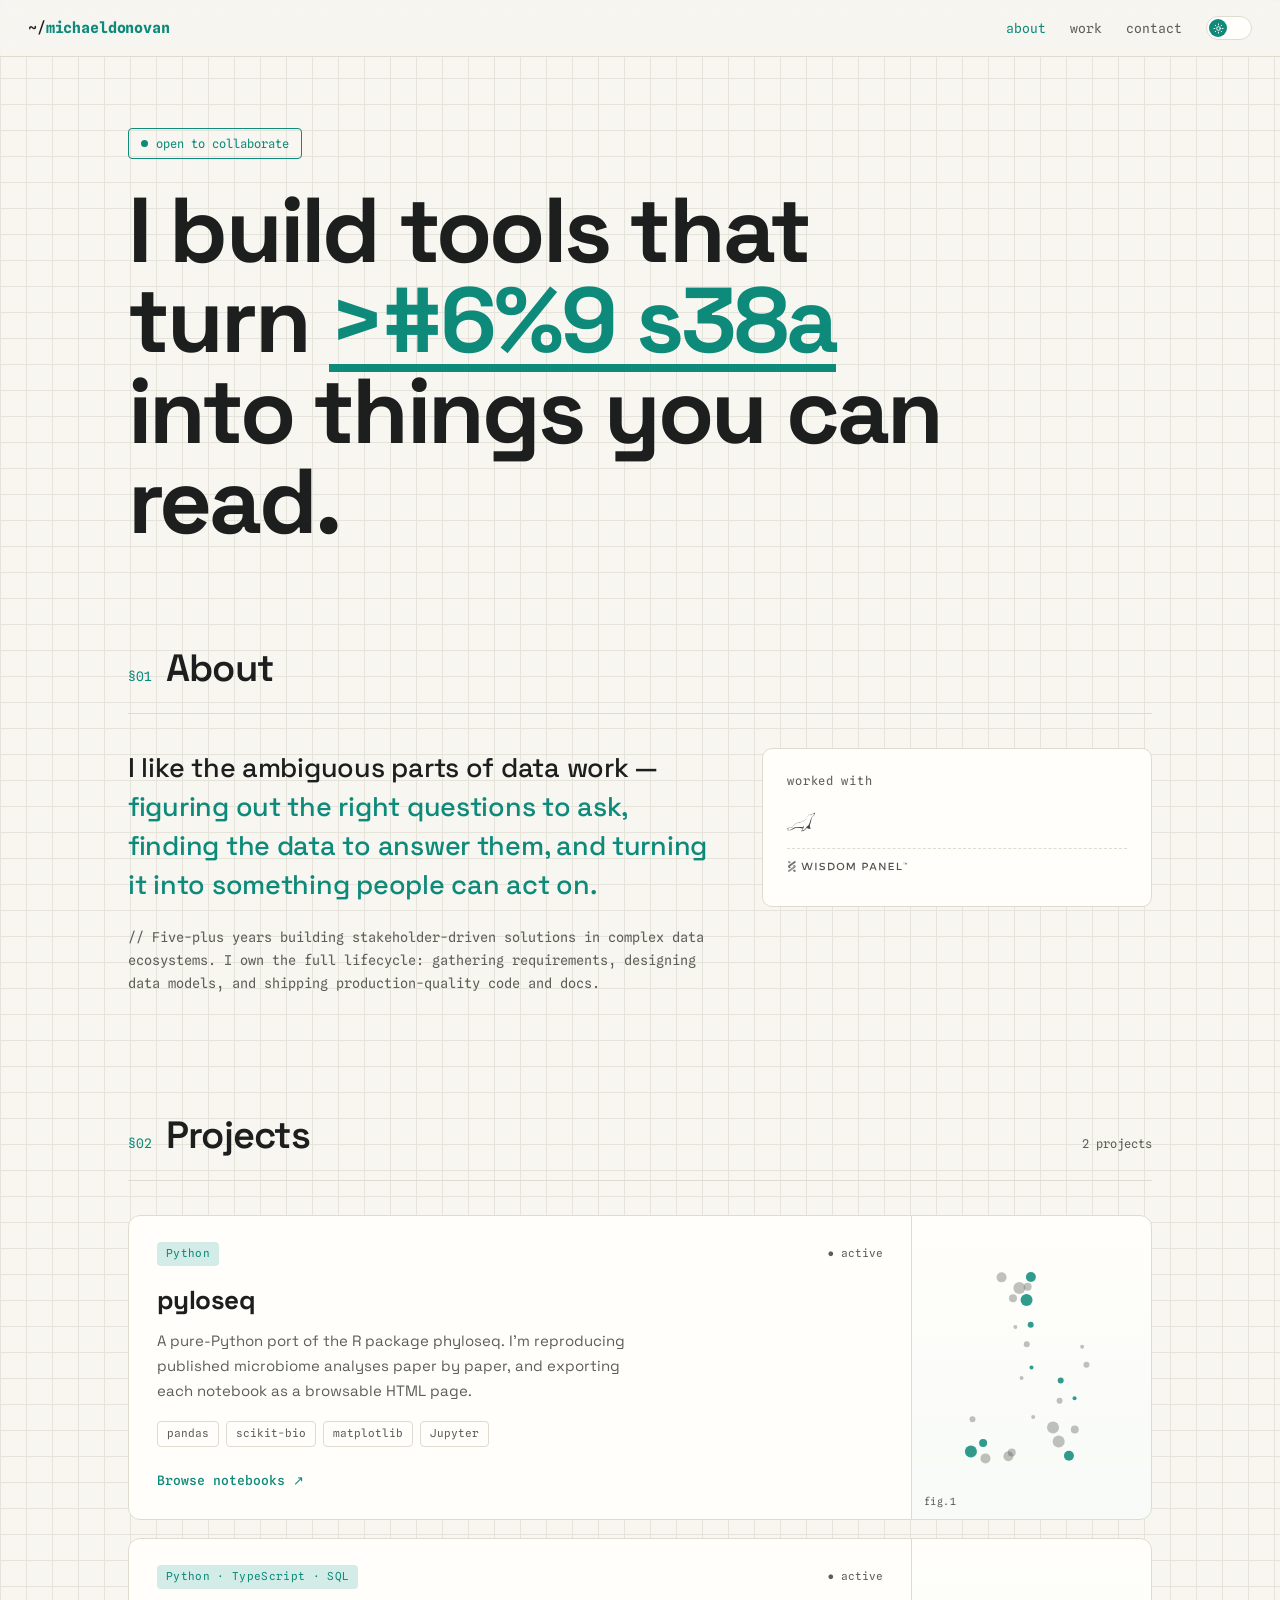
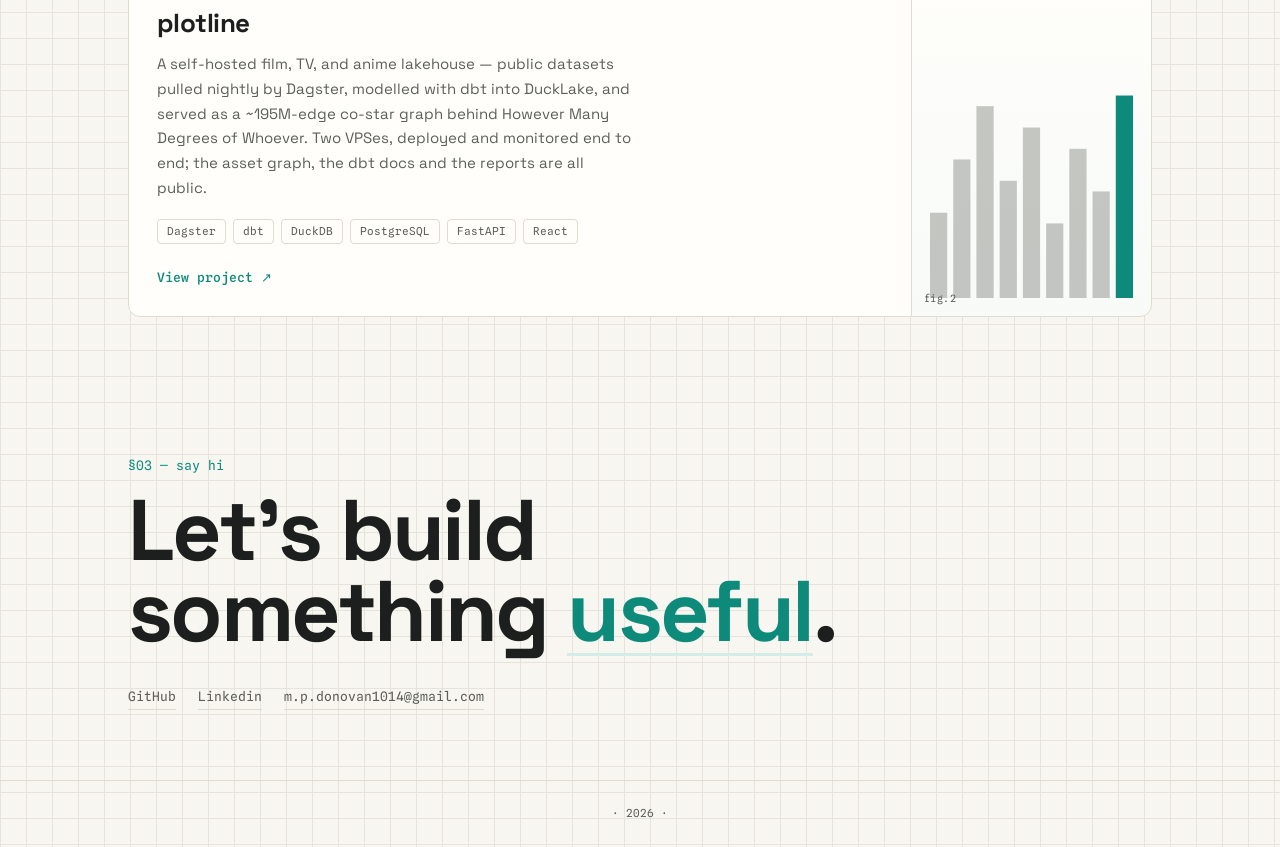
<file: index.html>
<!DOCTYPE html>
<html lang="en">
<head>
<meta charset="UTF-8">
<meta name="viewport" content="width=device-width, initial-scale=1.0">
<title>Michael Donovan — workbench</title>
<meta name="description" content="Data engineering and scientific computing projects.">
<link rel="canonical" href="https://mpdonovan.com/">
<link rel="icon" href="assets/favicon.svg" type="image/svg+xml">

<!-- social / link previews -->
<meta property="og:type" content="website">
<meta property="og:url" content="https://mpdonovan.com/">
<meta property="og:title" content="Michael Donovan — workbench">
<meta property="og:description" content="I build tools that turn messy data into things you can read. Data engineering and scientific computing projects.">
<meta property="og:image" content="https://mpdonovan.com/assets/og-image.png">
<meta property="og:image:width" content="1200">
<meta property="og:image:height" content="630">
<meta name="twitter:card" content="summary_large_image">
<meta name="twitter:title" content="Michael Donovan — workbench">
<meta name="twitter:description" content="I build tools that turn messy data into things you can read.">
<meta name="twitter:image" content="https://mpdonovan.com/assets/og-image.png">

<link rel="preconnect" href="https://fonts.googleapis.com">
<link rel="preconnect" href="https://fonts.gstatic.com" crossorigin>
<link href="https://fonts.googleapis.com/css2?family=Space+Grotesk:wght@400;500;600;700&family=Spline+Sans+Mono:wght@400;500&display=swap" rel="stylesheet">
<link rel="stylesheet" href="assets/style.css">
<script>
  /* apply the saved theme before first paint so there's no light/dark flash */
  (function(){
    try{
      var t=localStorage.getItem('theme');
      if(t==='dark'||t==='light') document.documentElement.setAttribute('data-theme',t);
    }catch(e){}
  })();
</script>
</head>
<body>

<nav class="top">
  <div class="logo"><a href="#top" id="home-link">~/<b>michaeldonovan</b></a></div>
  <div class="links">
    <a href="#about" class="here">about</a>
    <a href="#work">work</a>
    <a href="#contact">contact</a>
    <button type="button" class="theme-toggle" id="theme-toggle" role="switch" aria-label="Toggle dark mode">
      <span class="knob" aria-hidden="true">
        <svg class="sun" viewBox="0 0 24 24"><circle cx="12" cy="12" r="4"/><path d="M12 2v2M12 20v2M4.9 4.9l1.4 1.4M17.7 17.7l1.4 1.4M2 12h2M20 12h2M4.9 19.1l1.4-1.4M17.7 6.3l1.4-1.4"/></svg>
        <svg class="moon" viewBox="0 0 24 24"><path d="M21 12.8A9 9 0 1 1 11.2 3a7 7 0 0 0 9.8 9.8z"/></svg>
      </span>
    </button>
  </div>
</nav>
<script>
  /* theme toggle: flip data-theme, remember it, keep aria-checked in sync */
  (function(){
    var btn=document.getElementById('theme-toggle');
    if(!btn) return;
    var root=document.documentElement;
    var mq=window.matchMedia('(prefers-color-scheme: dark)');
    function isDark(){
      var t=root.getAttribute('data-theme');
      if(t==='dark') return true;
      if(t==='light') return false;
      return mq.matches;
    }
    function sync(){ btn.setAttribute('aria-checked', isDark()?'true':'false'); }
    sync();
    btn.addEventListener('click',function(){
      var next=isDark()?'light':'dark';
      root.setAttribute('data-theme',next);
      try{localStorage.setItem('theme',next);}catch(e){}
      sync();
    });
    /* no explicit choice yet? track OS changes so the switch stays honest */
    mq.addEventListener('change',function(){ if(!root.getAttribute('data-theme')) sync(); });
  })();
</script>
<script>
  /* logo returns you to the very top without leaving a #top in the URL */
  document.getElementById('home-link').addEventListener('click',function(e){
    e.preventDefault();
    window.scrollTo({top:0,behavior:window.matchMedia('(prefers-reduced-motion: reduce)').matches?'auto':'smooth'});
    history.replaceState(null,'',location.pathname+location.search);
  });
</script>

<header class="hero wrap" id="top">
  <span class="stamp"><span class="pulse"></span> open to collaborate</span>
  <h1>I build tools that turn <u id="scramble" tabindex="0"><span class="sr-only">messy data</span><span class="glyphs" aria-hidden="true">messy data</span></u> into things you can read.</h1>
</header>

<main class="wrap">

  <section class="sec" id="about">
    <div class="sec-head"><span class="tick">§01</span><h2>About</h2></div>
    <div class="about">
      <div>
        <p class="lead">I like the ambiguous parts of data work — <em>figuring out the right questions to ask, finding the data to answer them, and turning it into something people can act on.</em></p>
        <div class="body" style="margin-top:22px">
          <p>// Five-plus years building stakeholder-driven solutions in complex data ecosystems. I own the full lifecycle: gathering requirements, designing data models, and shipping production-quality code and docs.</p>
        </div>
      </div>
      <div class="card worked">
        <div class="worked-head">worked with</div>
        <ul class="logos">
          <li><img src="assets/logos/mariadbfoundation.svg"     alt="MariaDB"></li>
          <li><img src="assets/logos/wisdompanel.svg" alt="WisdomPanel"></li>
        </ul>
      </div>
    </div>
  </section>

  <section class="sec" id="work">
    <div class="sec-head">
      <span class="tick">§02</span>
      <h2>Projects</h2>
      <span class="meta" id="meta"></span>
    </div>
    <div id="projects"></div>
  </section>

  <section class="sec contact" id="contact">
    <p class="tick">§03 — say hi</p>
    <h2>Let's build<br>something <button type="button" id="flip-word" aria-label="Cycle adjective">useful</button>.</h2>
    <script>
      (function(){
        var words = ['useful','fun','new','challenging'];
        var i = 0;
        document.getElementById('flip-word').addEventListener('click', function(){
          i = (i + 1) % words.length;
          this.textContent = words[i];
        });
      })();
    </script>
    <div class="row">
      <a href="https://github.com/alittleb3ar" target="_blank" rel="noopener">GitHub</a>
      <a href="https://www.linkedin.com/in/michael-d-201b8783/" target="_blank" rel="noopener">Linkedin</a>
      <a href="mailto:m.p.donovan1014@gmail.com">m.p.donovan1014@gmail.com</a>
    </div>
  </section>

</main>

<footer>·  <span id="yr"></span>  ·</footer>

<script>

const PROJECTS = [
  {
    title:"pyloseq",
    lang:"Python",
    status:"active",
    desc:"A pure-Python port of the R package phyloseq. I'm reproducing published microbiome analyses paper by paper, and exporting each notebook as a browsable HTML page.",
    stack:["pandas","scikit-bio","matplotlib","Jupyter"],
    link:"pyloseq/index.html",
    open:"Browse notebooks",
    viz:"scatter"
  },
  {
    title:"plotline",
    lang:"Python · TypeScript · SQL",
    status:"active",
    desc:"A self-hosted film, TV, and anime lakehouse — public datasets pulled nightly by Dagster, modelled with dbt into DuckLake, and served as a ~195M-edge co-star graph behind However Many Degrees of Whoever. Two VPSes, deployed and monitored end to end; the asset graph, the dbt docs and the reports are all public.",
    stack:["Dagster","dbt","DuckDB","PostgreSQL","FastAPI","React"],
    link:"plotline/index.html",
    open:"View project",
    viz:"bars"
  },
];

document.addEventListener('DOMContentLoaded',function(){
  document.getElementById('yr').textContent = new Date().getFullYear();
  document.getElementById('meta').textContent = PROJECTS.length+' projects';

  PROJECTS.forEach((p,i)=>{
    const stack=p.stack.map(s=>`<span>${s}</span>`).join('');
    document.getElementById('projects').insertAdjacentHTML('beforeend', `
      <a class="proj" href="${p.link}" data-viz="${p.viz}" style="transition-delay:${i*0.07}s">
        <div class="proj-grid">
          <div class="info">
            <div class="head">
              <span class="lang">${p.lang}</span>
              <span class="status">● ${p.status}</span>
            </div>
            <h3>${p.title}</h3>
            <p class="desc">${p.desc}</p>
            <div class="stack">${stack}</div>
            <span class="open">${p.open} <span class="arr">↗</span></span>
          </div>
          <div class="viz"><canvas aria-hidden="true"></canvas><span class="cap">fig.${i+1}</span></div>
        </div>
      </a>`);
  });

  /* reveal + draw plot */
  const io=new IntersectionObserver(es=>es.forEach(e=>{
    if(e.isIntersecting){e.target.classList.add('in');drawViz(e.target);io.unobserve(e.target);}
  }),{threshold:.2});
  document.querySelectorAll('.proj').forEach(function(el){io.observe(el)});

  function drawViz(el){
    const reduce=window.matchMedia('(prefers-reduced-motion: reduce)').matches;
    const type=el.getAttribute('data-viz');
    const cv=el.querySelector('canvas'), ctx=cv.getContext('2d');
    const DPR=Math.min(window.devicePixelRatio||1,2);
    function size(){cv.width=cv.clientWidth*DPR;cv.height=cv.clientHeight*DPR;ctx.setTransform(DPR,0,0,DPR,0,0);}
    size();
    const W=cv.clientWidth,H=cv.clientHeight,pad=18;
    const css=getComputedStyle(document.documentElement);
    const accent=(css.getPropertyValue('--accent')||'#0d8a7a').trim();
    const faint =(css.getPropertyValue('--mute')  ||'#5b5f58').trim();
    let t=0;

    function scatter(progress){
      ctx.clearRect(0,0,W,H);
      const pts=42;
      for(let i=0;i<pts;i++){
        const seed=i*97.13;
        const cx=W*0.5+Math.cos(seed)*W*0.26*Math.sin(seed*1.7);
        const cy=H*0.5+Math.sin(seed*1.3)*H*0.3;
        const r=2+(i%5);
        if(i/pts>=progress) continue;
        ctx.beginPath();
        ctx.fillStyle = i%3===0 ? accent : faint;
        ctx.globalAlpha = i%3===0 ? .85 : .38;
        ctx.arc(cx,cy,r,0,Math.PI*2); ctx.fill();
      }
      ctx.globalAlpha=1;
    }
    function bars(progress){
      ctx.clearRect(0,0,W,H);
      const n=9,gap=6,bw=(W-pad*2-gap*(n-1))/n;
      const heights=[.4,.65,.9,.55,.8,.35,.7,.5,.95];
      for(let i=0;i<n;i++){
        const h=(H-pad*2)*heights[i]*progress;
        const x=pad+i*(bw+gap), y=H-pad-h;
        ctx.fillStyle = i===8 ? accent : faint;
        ctx.globalAlpha = i===8 ? 1 : .34;
        ctx.fillRect(x,y,bw,h);
      }
      ctx.globalAlpha=1;
    }
    function line(progress){
      ctx.clearRect(0,0,W,H);
      ctx.strokeStyle=accent;ctx.lineWidth=2;ctx.beginPath();
      const n=Math.floor(40*progress);
      for(let i=0;i<=n;i++){
        const x=pad+(W-pad*2)*(i/40);
        const y=H/2 - Math.sin(i*0.4)*H*0.22 - Math.sin(i*0.13)*H*0.1;
        i?ctx.lineTo(x,y):ctx.moveTo(x,y);
      }
      ctx.stroke();
    }
    const fn = type==='bars'?bars : type==='line'?line : scatter;
    if(reduce){ fn(1); return; }
    (function anim(){ t+=0.025; const p=Math.min(t,1); fn(p); if(p<1) requestAnimationFrame(anim); })();
    let rt; window.addEventListener('resize',()=>{clearTimeout(rt);rt=setTimeout(()=>{size();fn(1);},150);});
  }
});
</script>
<script>
/* ---- hero "messy data" scramble ---- */
(function(){
  const el=document.getElementById('scramble');
  if(!el) return;
  const out=el.querySelector('.glyphs');
  const TEXT='messy data';
  const POOL='#$%&*+=?<>23456789abcdeghknopqrsuvxyz';
  if(window.matchMedia('(prefers-reduced-motion: reduce)').matches){
    out.textContent=TEXT;
    return;
  }

  const DECODE_STEP=0.09;   /* characters resolved per frame (~1.9s for the whole word) */
  const SCRAMBLE_STEP=0.4;  /* characters given back to the churn per frame */
  const CHURN_EVERY=4;      /* re-roll the random glyphs every N frames, not every frame */

  const rand=()=>POOL[Math.floor(Math.random()*POOL.length)];
  let raf=0, frame=0, reveal=0, held=false, armed=false, glyphs=[];

  function roll(){
    glyphs=[];
    for(let i=0;i<TEXT.length;i++) glyphs.push(TEXT[i]===' '?' ':rand());
  }
  /* reveal = how many leading characters show their real glyph;
     everything past that churns randomly (spaces stay put) */
  function render(){
    let s='';
    for(let i=0;i<TEXT.length;i++){
      const c=TEXT[i];
      s+= c===' ' ? ' ' : (i<reveal ? c : glyphs[i]);
    }
    out.textContent=s;
  }
  function tick(){
    frame++;
    if(frame%CHURN_EVERY===0) roll();
    /* held (hovering) pins it at fully scrambled for as long as the cursor stays */
    if(held) reveal=Math.max(0,reveal-SCRAMBLE_STEP);
    else if(armed) reveal=Math.min(TEXT.length,reveal+DECODE_STEP);
    render();
    if(!held && armed && reveal>=TEXT.length){ out.textContent=TEXT; raf=0; return; }
    raf=requestAnimationFrame(tick);
  }
  function run(){ if(!raf) raf=requestAnimationFrame(tick); }
  function restart(){ reveal=0; run(); }

  /* start scrambled, decode on its own after a beat; hovering re-scrambles
     and holds, and it only decodes again once the cursor leaves */
  roll();
  render();
  run();
  setTimeout(()=>{armed=true;run();},1500);

  /* touch has no meaningful "as long as you hover", so a tap just replays it */
  el.addEventListener('pointerenter',e=>{if(e.pointerType==='touch')return;held=true;run();});
  el.addEventListener('pointerleave',e=>{if(e.pointerType==='touch')return;held=false;armed=true;run();});
  el.addEventListener('click',()=>{held=false;armed=true;restart();});
  el.addEventListener('focus',()=>{held=false;armed=true;restart();});
})();
</script>
</body>
</html>
</file>
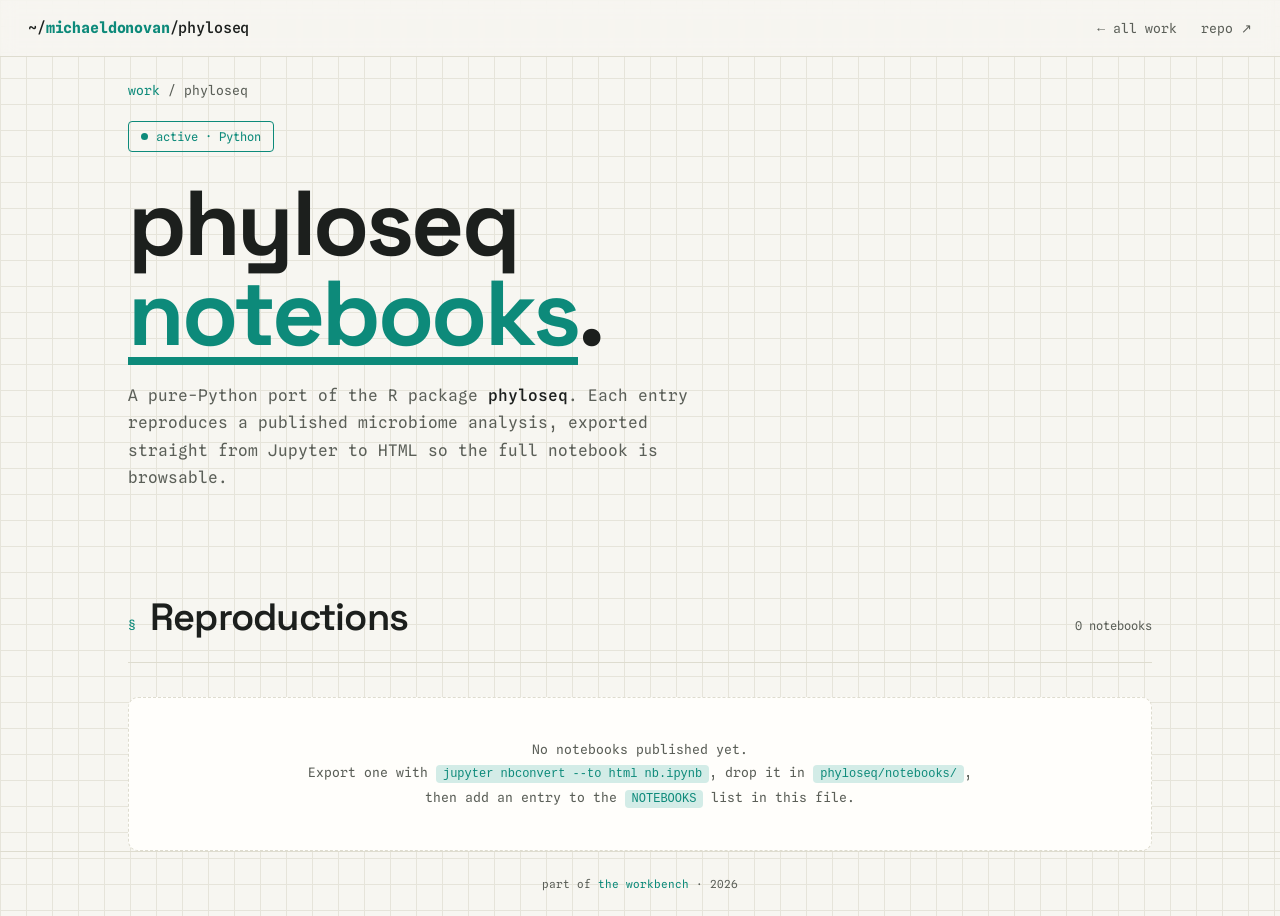
<file: phyloseq/index.html>
<!DOCTYPE html>
<html lang="en">
<head>
<meta charset="UTF-8">
<meta name="viewport" content="width=device-width, initial-scale=1.0">
<title>phyloseq — notebooks</title>
<meta name="description" content="Reproductions of published microbiome analyses in pure Python.">
<link href="https://fonts.googleapis.com/css2?family=Space+Grotesk:wght@400;500;600;700&family=Spline+Sans+Mono:wght@400;500&display=swap" rel="stylesheet">
<link rel="stylesheet" href="../assets/style.css">
</head>
<body>

<nav class="top">
  <div class="logo">~/<b>michaeldonovan</b>/phyloseq</div>
  <div class="links">
    <a href="../index.html">← all work</a>
    <a href="https://github.com/alittleb3ar/phyloseq" target="_blank" rel="noopener">repo ↗</a>
  </div>
</nav>

<header class="hero short wrap">
  <p class="crumb"><a href="../index.html">work</a> / phyloseq</p>
  <span class="stamp"><span class="pulse"></span> active · Python</span>
  <h1>phyloseq <u>notebooks</u>.</h1>
  <p class="tag">A pure-Python port of the R package <b>phyloseq</b>. Each entry reproduces a published microbiome analysis, exported straight from Jupyter to HTML so the full notebook is browsable.</p>
</header>

<main class="wrap">
  <section class="sec">
    <div class="sec-head">
      <span class="tick">§</span>
      <h2>Reproductions</h2>
      <span class="meta" id="meta"></span>
    </div>
    <div class="entries" id="entries"></div>
  </section>
</main>

<footer>part of <a href="../index.html">the workbench</a> · <span id="yr"></span></footer>

<script>
/* =========================================================
   ADD A NOTEBOOK: append an object to this list.
   1. Export your notebook:
        jupyter nbconvert --to html my_analysis.ipynb
   2. Drop the .html in   phyloseq/notebooks/
   3. Add an entry below pointing 'file' at it.
   ========================================================= */
const NOTEBOOKS = [
  // {
  //   title:"Reproducing Caporaso et al. 2011",
  //   summary:"Alpha/beta diversity across body sites from the original QIIME tutorial dataset.",
  //   file:"notebooks/caporaso-2011.html",
  //   date:"2026-01-14",
  //   tags:["diversity","ordination"]
  // },
];

document.getElementById('yr').textContent = new Date().getFullYear();

(function(){
  const wrap = document.getElementById('entries');
  document.getElementById('meta').textContent = NOTEBOOKS.length + (NOTEBOOKS.length===1?' notebook':' notebooks');

  if(NOTEBOOKS.length === 0){
    wrap.innerHTML =
      '<div class="empty">No notebooks published yet.<br>' +
      'Export one with <code>jupyter nbconvert --to html nb.ipynb</code>, ' +
      'drop it in <code>phyloseq/notebooks/</code>,<br>then add an entry to the ' +
      '<code>NOTEBOOKS</code> list in this file.</div>';
    return;
  }

  // newest first if dates are present
  const sorted = NOTEBOOKS.slice().sort((a,b)=>(b.date||'').localeCompare(a.date||''));
  sorted.forEach((n,i)=>{
    const num = String(NOTEBOOKS.length - i).padStart(2,'0');
    const tags = (n.tags||[]).map(t=>`<span>${t}</span>`).join('');
    const a = document.createElement('a');
    a.className = 'entry';
    a.href = n.file;
    a.innerHTML =
      `<div class="idx">${num}</div>
       <div class="body">
         <h3>${n.title}</h3>
         <p>${n.summary||''}</p>
         ${tags?`<div class="tags">${tags}</div>`:''}
       </div>
       <div class="right">${n.date||''}<span class="arr">↗</span></div>`;
    wrap.appendChild(a);
  });
})();
</script>
<script src="../assets/reveal.js"></script>
</body>
</html>
</file>
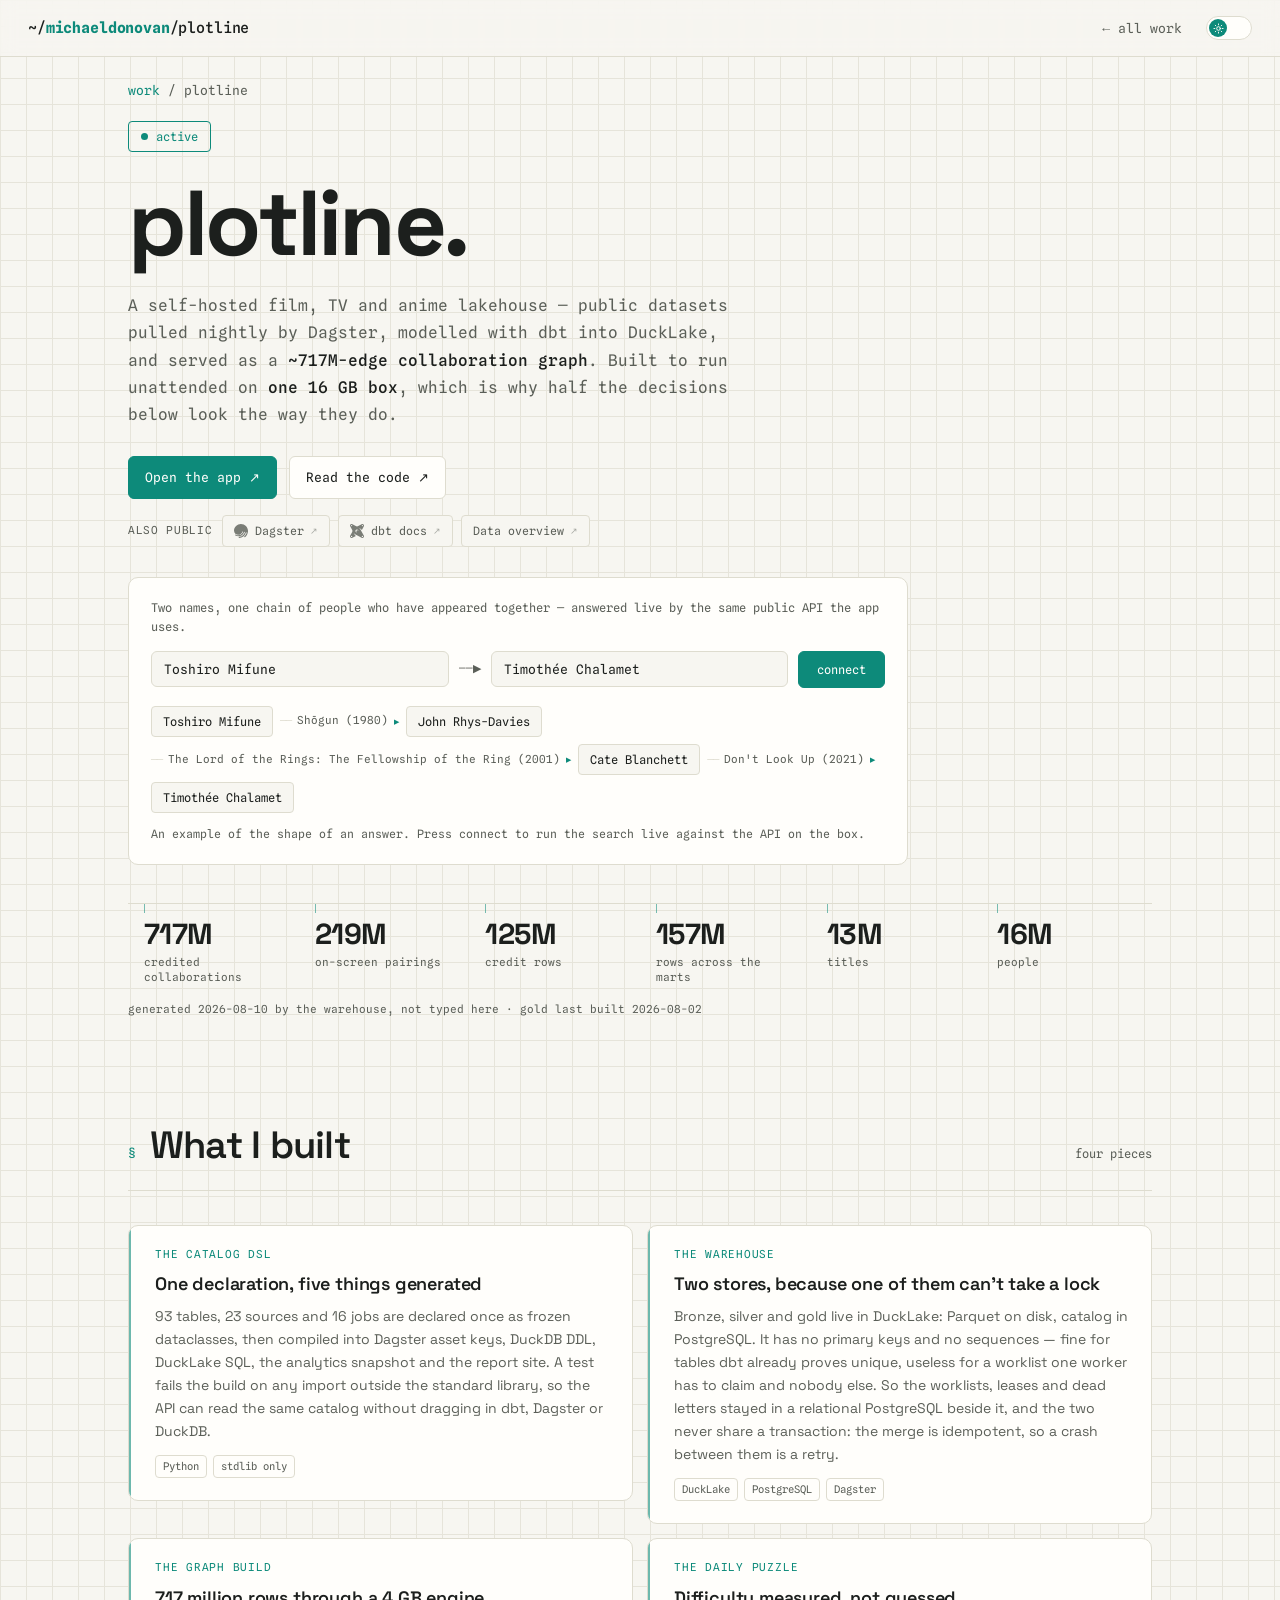
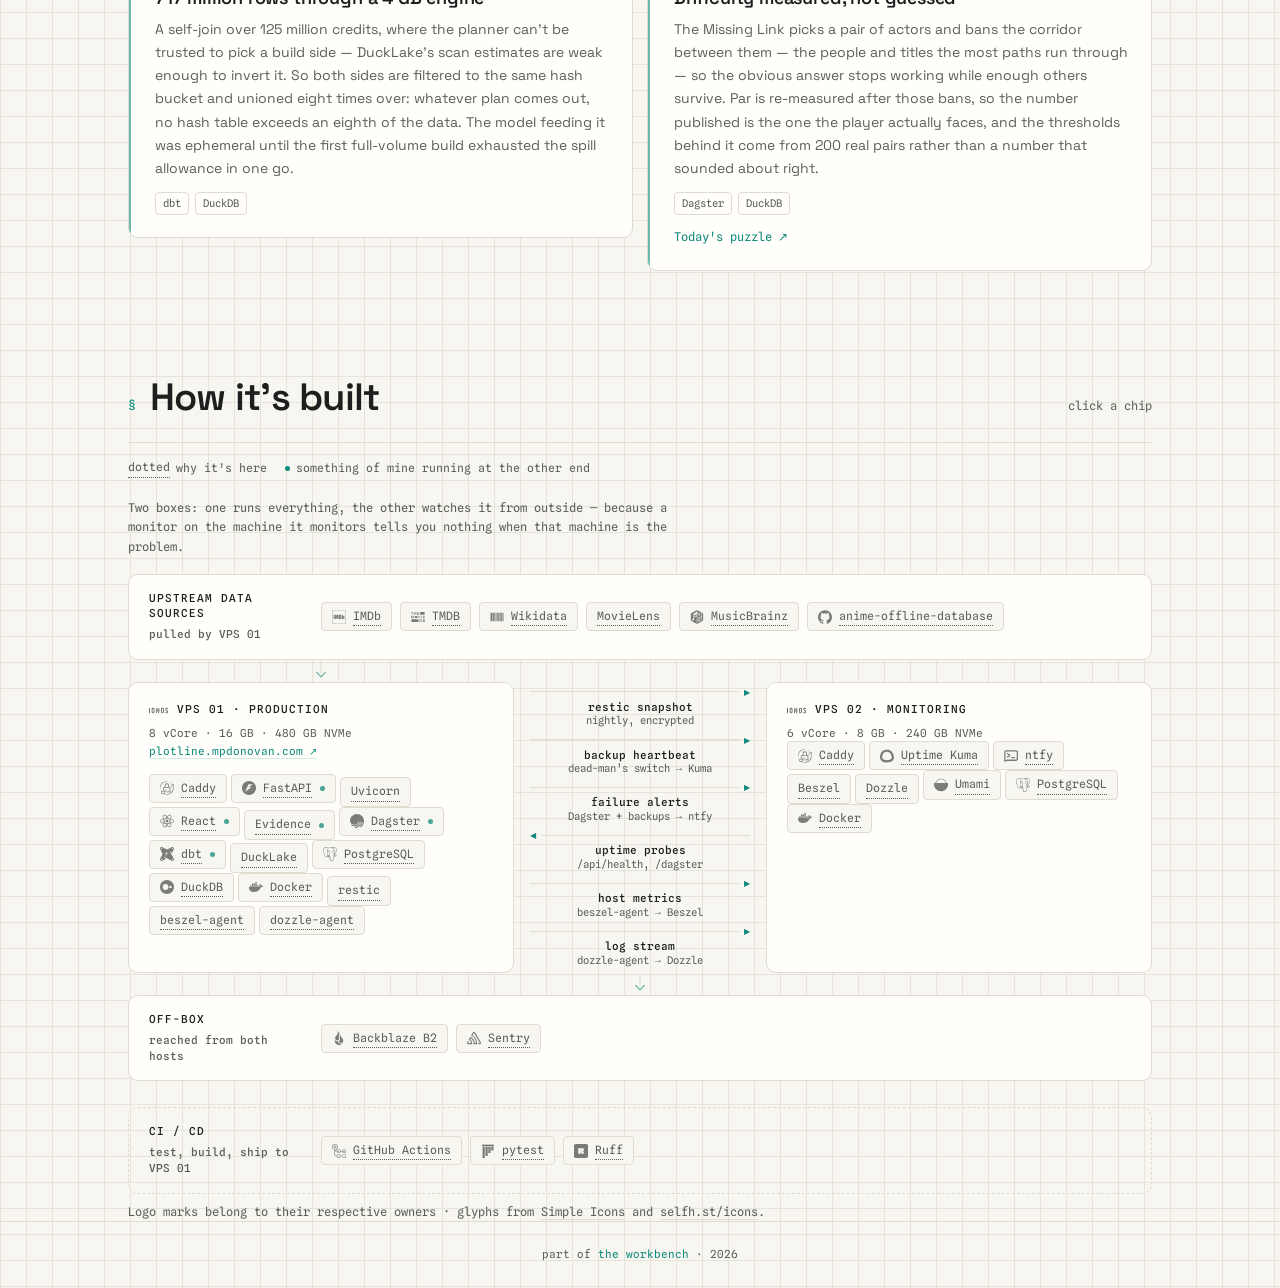
<file: plotline/index.html>
<!DOCTYPE html>
<html lang="en">
<head>
<meta charset="UTF-8">
<meta name="viewport" content="width=device-width, initial-scale=1.0">
<title>plotline</title>
<meta name="description" content="A self-hosted film, TV and anime lakehouse — public datasets pulled nightly by Dagster, modelled with dbt into DuckLake, served as a ~717M-edge collaboration graph. Built to run unattended on one 16 GB box.">
<link rel="canonical" href="https://mpdonovan.com/plotline/">
<link rel="icon" href="../assets/favicon.svg" type="image/svg+xml">

<!-- social / link previews -->
<meta property="og:type" content="website">
<meta property="og:url" content="https://mpdonovan.com/plotline/">
<meta property="og:title" content="plotline">
<meta property="og:description" content="A self-hosted film, TV, and anime lakehouse — public datasets pulled nightly by Dagster, modelled with dbt into DuckLake, served as a ~717M-edge collaboration graph.">
<meta property="og:image" content="https://mpdonovan.com/assets/og-image.png">
<meta property="og:image:width" content="1200">
<meta property="og:image:height" content="630">
<meta name="twitter:card" content="summary_large_image">
<meta name="twitter:title" content="plotline">
<meta name="twitter:description" content="A self-hosted film, TV, and anime data lakehouse.">
<meta name="twitter:image" content="https://mpdonovan.com/assets/og-image.png">

<link rel="preconnect" href="https://fonts.googleapis.com">
<link rel="preconnect" href="https://fonts.gstatic.com" crossorigin>
<link href="https://fonts.googleapis.com/css2?family=Space+Grotesk:wght@400;500;600;700&family=Spline+Sans+Mono:wght@400;500&display=swap" rel="stylesheet">
<link rel="stylesheet" href="../assets/style.css">
<script>
  /* apply the saved theme before first paint so there's no light/dark flash */
  (function(){
    try{
      var t=localStorage.getItem('theme');
      if(t==='dark'||t==='light') document.documentElement.setAttribute('data-theme',t);
    }catch(e){}
  })();
</script>
</head>
<body>

<nav class="top">
  <div class="logo">~/<b>michaeldonovan</b>/plotline</div>
  <div class="links">
    <a href="../index.html">← all work</a>
    <button type="button" class="theme-toggle" id="theme-toggle" role="switch" aria-label="Toggle dark mode">
      <span class="knob" aria-hidden="true">
        <svg class="sun" viewBox="0 0 24 24"><circle cx="12" cy="12" r="4"/><path d="M12 2v2M12 20v2M4.9 4.9l1.4 1.4M17.7 17.7l1.4 1.4M2 12h2M20 12h2M4.9 19.1l1.4-1.4M17.7 6.3l1.4-1.4"/></svg>
        <svg class="moon" viewBox="0 0 24 24"><path d="M21 12.8A9 9 0 1 1 11.2 3a7 7 0 0 0 9.8 9.8z"/></svg>
      </span>
    </button>
  </div>
</nav>
<script>
  /* theme toggle: flip data-theme, remember it, keep aria-checked in sync */
  (function(){
    var btn=document.getElementById('theme-toggle');
    if(!btn) return;
    var root=document.documentElement;
    var mq=window.matchMedia('(prefers-color-scheme: dark)');
    function isDark(){
      var t=root.getAttribute('data-theme');
      if(t==='dark') return true;
      if(t==='light') return false;
      return mq.matches;
    }
    function sync(){ btn.setAttribute('aria-checked', isDark()?'true':'false'); }
    sync();
    btn.addEventListener('click',function(){
      var next=isDark()?'light':'dark';
      root.setAttribute('data-theme',next);
      try{localStorage.setItem('theme',next);}catch(e){}
      sync();
    });
    /* no explicit choice yet? track OS changes so the switch stays honest */
    mq.addEventListener('change',function(){ if(!root.getAttribute('data-theme')) sync(); });
  })();
</script>

<header class="hero short wrap">
  <p class="crumb"><a href="../index.html">work</a> / plotline</p>
  <span class="stamp"><span class="pulse"></span> active</span>
  <h1>plotline.</h1>
  <p class="tag">A self-hosted film, TV and anime lakehouse — public datasets pulled nightly by Dagster, modelled with dbt into DuckLake, and served as a <b>~717M-edge collaboration graph</b>. Built to run unattended on <b>one 16&nbsp;GB box</b>, which is why half the decisions below look the way they do.</p>

  <!-- the two things a reader wants first: the thing running, and the code
       behind it. the second is rendered from SOURCE rather than hard-coded,
       so a private repo says so in a line instead of leaving a gap — on a
       portfolio page, no code link and no explanation reads as "no code". -->
  <div class="cta" id="cta">
    <a class="primary" href="https://plotline.mpdonovan.com" target="_blank" rel="noopener">Open the app <span class="arr">&#8599;</span></a>
  </div>

  <!-- The side doors. The apps link to each other, so listing them here as
       cards said twice what the app says once; what the app does *not* show
       is the machinery behind it, which is public too. Rendered as the same
       chip the deployment diagram uses, because they are the same idea:
       a logo linking to dagster.io is a logo, a logo linking to mine is
       evidence. -->
  <div class="doors" id="doors"></div>

  <!-- The demo is the hero's evidence, not a section of its own. It used to
       sit five sections down, behind four diagrams — which put every drawing
       of the system ahead of the one thing that shows the system runs.
       Hidden in the markup and unhidden by its own script: without JS this
       is a form that cannot submit. -->
  <div class="demo" id="demo" hidden>
    <p class="demo-lead">Two names, one chain of people who have appeared together &mdash; answered live by the same public API the app uses.</p>
    <form class="pair" id="demo-form">
      <label class="sr-only" for="demo-a">First person</label>
      <input id="demo-a" name="a" type="text" autocomplete="off" spellcheck="false" value="Toshiro Mifune">
      <span class="joiner" aria-hidden="true">&mdash;&mdash;&#9654;</span>
      <label class="sr-only" for="demo-b">Second person</label>
      <input id="demo-b" name="b" type="text" autocomplete="off" spellcheck="false" value="Timoth&eacute;e Chalamet">
      <button type="submit" id="demo-go">connect</button>
    </form>
    <div class="out" id="demo-out" aria-live="polite"></div>
    <p class="status" id="demo-status"></p>
  </div>

  <!-- figures come from plotline/stats.json, written by the warehouse's own
       scripts/export_site_stats.py. typed in by hand they would rot silently;
       generated, disagreeing with the warehouse is a diff. -->
  <div class="strip" id="strip"></div>
  <p class="strip-prov" id="strip-prov"></p>
</header>

<main class="wrap">

  <!-- ============================================================
       What I built. Every chip on the diagram below is something that
       was chosen; read only those and the project looks like an
       assembly of other people's software. These four are the parts
       that had to be written — and now the only place on the page
       that says what any of it cost.

       This copy lives here rather than being lifted out of NODE_NOTES.
       A card and a chip note can say different things, and neither
       breaks the other. The cost of that is the obvious one: nothing
       keeps them agreeing except reading both.
       ============================================================ -->
  <section class="sec" id="made">
    <div class="sec-head">
      <span class="tick">&sect;</span>
      <h2>What I built</h2>
      <span class="meta">four pieces</span>
    </div>
    <div class="built" id="built"></div>
  </section>

  <!-- ============================================================
       How it's built — one diagram, the deployment topology.

       There were four views here: a stack, the data model, the daily
       schedule, and this. The stack named the same chips this does, one
       lane at a time instead of one host at a time; the data model and
       the schedule are documentation the warehouse already publishes
       itself, in Dagster and the dbt docs, both linked from the hero.
       Four drawings of one system is three too many.
       ============================================================ -->
  <section class="sec" id="build">
    <div class="sec-head">
      <span class="tick">&sect;</span>
      <h2>How it&rsquo;s built</h2>
      <span class="meta">click a chip</span>
    </div>

    <!-- the notes came before this legend did, with nothing anywhere saying a
         chip could be clicked. -->
    <p class="legend" id="chip-legend">
      <i><span class="dot">dotted</span> why it&rsquo;s here</i>
      <i><span class="pip"></span> something of mine running at the other end</i>
    </p>

    <p class="panel-lead">Two boxes: one runs everything, the other watches it from outside &mdash; because a monitor on the machine it monitors tells you nothing when that machine is the problem.</p>
    <div class="topo">
      <div class="lane">
        <h4>Upstream data sources<span class="role">pulled by VPS 01</span></h4>
        <div class="nodes">
          <div class="node" style="--brand:#AF8A08"><svg class="lg" aria-hidden="true"><use href="#i-imdb"></use></svg><span>IMDb</span></div>
          <div class="node" style="--brand:#0198C0"><svg class="lg" aria-hidden="true"><use href="#i-tmdb"></use></svg><span>TMDB</span></div>
          <div class="node" style="--brand:#006699"><svg class="lg" aria-hidden="true"><use href="#i-wikidata"></use></svg><span>Wikidata</span></div>
          <div class="node"><span>MovieLens</span></div>
          <div class="node" style="--brand:#BA478F"><svg class="lg" aria-hidden="true"><use href="#i-musicbrainz"></use></svg><span>MusicBrainz</span></div>
          <div class="node" style="--brand:#181717"><svg class="lg" aria-hidden="true"><use href="#i-github"></use></svg><span>anime-offline-database</span></div>
        </div>
      </div>
      <div class="flow to-vps1"></div>
      <div class="hosts">
        <div class="host">
          <div class="host-head"><svg class="lg" aria-hidden="true"><use href="#i-ionos"></use></svg><h4>VPS 01 · production</h4></div>
          <p class="spec">8 vCore · 16 GB · 480 GB NVMe</p>
          <p class="addr"><a href="https://plotline.mpdonovan.com" target="_blank" rel="noopener">plotline.mpdonovan.com</a></p>
          <div class="nodes">
            <div class="node" style="--brand:#1F88C0"><svg class="lg" aria-hidden="true"><use href="#i-caddy"></use></svg><span>Caddy</span></div>
            <div class="node" style="--brand:#009688"><svg class="lg" aria-hidden="true"><use href="#i-fastapi"></use></svg><span>FastAPI</span></div>
            <div class="node"><span>Uvicorn</span></div>
            <div class="node" style="--brand:#059AC3"><svg class="lg" aria-hidden="true"><use href="#i-react"></use></svg><span>React</span></div>
            <div class="node"><span>Evidence</span></div>
            <div class="node" style="--brand:#4F43DD"><svg class="lg" aria-hidden="true"><use href="#i-dagster"></use></svg><span>Dagster</span></div>
            <div class="node" style="--brand:#FF4F2C"><svg class="lg" aria-hidden="true"><use href="#i-dbt"></use></svg><span>dbt</span></div>
            <div class="node"><span>DuckLake</span></div>
            <div class="node" style="--brand:#4169E1"><svg class="lg" aria-hidden="true"><use href="#i-postgresql"></use></svg><span>PostgreSQL</span></div>
            <div class="node" style="--brand:#999000"><svg class="lg" aria-hidden="true"><use href="#i-duckdb"></use></svg><span>DuckDB</span></div>
            <div class="node" style="--brand:#1B91EC"><svg class="lg" aria-hidden="true"><use href="#i-docker"></use></svg><span>Docker</span></div>
            <div class="node"><span>restic</span></div>
            <div class="node"><span>beszel-agent</span></div>
            <div class="node"><span>dozzle-agent</span></div>
          </div>
        </div>
        <div class="links">
          <div class="link out">
            <span class="dir"></span>
            <b>restic snapshot</b><em>nightly, encrypted</em>
          </div>
          <div class="link out">
            <span class="dir"></span>
            <b>backup heartbeat</b><em>dead-man&rsquo;s switch → Kuma</em>
          </div>
          <div class="link out">
            <span class="dir"></span>
            <b>failure alerts</b><em>Dagster + backups → ntfy</em>
          </div>
          <div class="link in">
            <span class="dir"></span>
            <b>uptime probes</b><em>/api/health, /dagster</em>
          </div>
          <div class="link out">
            <span class="dir"></span>
            <b>host metrics</b><em>beszel-agent → Beszel</em>
          </div>
          <div class="link out">
            <span class="dir"></span>
            <b>log stream</b><em>dozzle-agent → Dozzle</em>
          </div>
        </div>
        <div class="host">
          <div class="host-head"><svg class="lg" aria-hidden="true"><use href="#i-ionos"></use></svg><h4>VPS 02 · monitoring</h4></div>
          <p class="spec">6 vCore · 8 GB · 240 GB NVMe</p>
          <div class="nodes">
            <div class="node" style="--brand:#1F88C0"><svg class="lg" aria-hidden="true"><use href="#i-caddy"></use></svg><span>Caddy</span></div>
            <div class="node" style="--brand:#22A250"><svg class="lg" aria-hidden="true"><use href="#i-uptimekuma"></use></svg><span>Uptime Kuma</span></div>
            <div class="node" style="--brand:#317F6F"><svg class="lg" aria-hidden="true"><use href="#i-ntfy"></use></svg><span>ntfy</span></div>
            <div class="node"><span>Beszel</span></div>
            <div class="node"><span>Dozzle</span></div>
            <div class="node" style="--brand:#000000"><svg class="lg" aria-hidden="true"><use href="#i-umami"></use></svg><span>Umami</span></div>
            <div class="node" style="--brand:#4169E1"><svg class="lg" aria-hidden="true"><use href="#i-postgresql"></use></svg><span>PostgreSQL</span></div>
            <div class="node" style="--brand:#1B91EC"><svg class="lg" aria-hidden="true"><use href="#i-docker"></use></svg><span>Docker</span></div>
          </div>
        </div>
      </div>
      <div class="flow"></div>
      <div class="lane">
        <h4>Off-box<span class="role">reached from both hosts</span></h4>
        <div class="nodes">
          <div class="node" style="--brand:#E21E29"><svg class="lg" aria-hidden="true"><use href="#i-backblaze"></use></svg><span>Backblaze B2</span></div>
          <div class="node" style="--brand:#362D59"><svg class="lg" aria-hidden="true"><use href="#i-sentry"></use></svg><span>Sentry</span></div>
        </div>
      </div>
      <!-- the one part of the old stack view the topology had no room for, and
           the only one that isn't a box: what puts the containers on VPS 01. -->
      <div class="lane cross">
        <h4>CI / CD<span class="role">test, build, ship to VPS 01</span></h4>
        <div class="nodes">
          <div class="node" style="--brand:#2088FF"><svg class="lg" aria-hidden="true"><use href="#i-gha"></use></svg><span>GitHub Actions</span></div>
          <div class="node" style="--brand:#0A97D2"><svg class="lg" aria-hidden="true"><use href="#i-pytest"></use></svg><span>pytest</span></div>
          <div class="node" style="--brand:#709700"><svg class="lg" aria-hidden="true"><use href="#i-ruff"></use></svg><span>Ruff</span></div>
        </div>
      </div>
    </div><!-- /topo -->
    <p class="note">Logo marks belong to their respective owners &middot; glyphs from <a href="https://simpleicons.org" target="_blank" rel="noopener">Simple Icons</a> and <a href="https://selfh.st/icons" target="_blank" rel="noopener">selfh.st/icons</a>.</p>
  </section>

  <!-- Rendered only when there is something in REPORTS. An empty section that
       says "coming soon" reads as abandoned, which is worse than no section. -->
  <section class="sec" id="reports-sec" hidden>
    <div class="sec-head">
      <span class="tick">&sect;</span>
      <h2>Reports</h2>
      <span class="meta" id="meta"></span>
    </div>
    <div class="entries" id="entries"></div>
  </section>

</main>

<footer>part of <a href="../index.html">the workbench</a> · <span id="yr"></span></footer>

<!-- ============================================================
     tech logo sprite — generated, not hand-written.
     glyphs: Simple Icons (CC0)  ·  Dagster mark: selfh.st/icons (CC BY 4.0)
     to add one:  curl -s https://cdn.jsdelivr.net/npm/simple-icons@latest/icons/<slug>.svg
                  then wrap its <path> in <symbol id="i-<name>" viewBox="0 0 24 24">
     ============================================================ -->
<svg width="0" height="0" style="position:absolute" aria-hidden="true" focusable="false"><defs>
  <symbol id="i-imdb" viewBox="0 0 24 24"><path d="M22.3781 0H1.6218C.7411.0583.0587.7437.0018 1.5953l-.001 20.783c.0585.8761.7125 1.543 1.5559 1.6191A.337.337 0 0 0 1.6016 24h20.7971a.4579.4579 0 0 0 .0437-.002c.8727-.0768 1.5568-.8271 1.5568-1.7085V1.7098c0-.8914-.696-1.6416-1.584-1.7078A.3294.3294 0 0 0 22.3781 0zm0 .496a1.2144 1.2144 0 0 1 1.1252 1.2139v20.5797c0 .6377-.4875 1.1602-1.1045 1.2145H1.6016c-.5967-.0543-1.0645-.5297-1.1053-1.1258V1.6284C.5371 1.0185 1.0184.5364 1.6217.496h20.7564zM4.7954 8.2603v7.3636H2.8899V8.2603h1.9055zm6.5367 0v7.3636H9.6707v-4.9704l-.6711 4.9704H7.813l-.6986-4.8618-.0066 4.8618h-1.668V8.2603h2.468c.0748.4476.1492.9694.2307 1.5734l.2712 1.8713.4407-3.4447h2.4817zm2.9772 1.3289c.0742.0404.122.108.1417.2034.0279.0953.0345.3118.0345.6442v2.8548c0 .4881-.0345.7867-.0955.8954-.0609.1152-.2304.1695-.5018.1695V9.5211c.204 0 .3457.0205.4211.0681zm-.0211 6.0347c.4543 0 .8006-.0265 1.0245-.0742.2304-.0477.4204-.1357.5694-.2648.1556-.1218.2642-.298.3251-.5219.0611-.2238.1021-.6648.1021-1.3224v-2.5832c0-.6986-.0271-1.1668-.0742-1.4039-.041-.237-.1431-.4543-.3126-.6437-.1695-.1973-.4198-.3324-.7456-.421-.3191-.0808-.8542-.1285-1.7694-.1285h-1.4244v7.3636h2.3051zm5.14-1.7827c0 .3523-.0199.5762-.0544.6708-.033.0947-.1894.1424-.3046.1424-.1086 0-.19-.0477-.2238-.1351-.041-.0887-.0609-.2986-.0609-.6238v-1.9469c0-.3324.0199-.5423.0543-.6237.0338-.0808.1086-.122.2171-.122.1153 0 .2709.0412.3114.1425.041.0947.0609.2986.0609.6032v1.8926zm-2.4747-5.5809v7.3636h1.7157l.1152-.4675c.1556.1894.3251.3324.5152.4271.1828.0881.4608.1357.678.1357.3047 0 .5629-.0748.7802-.237.2165-.1562.3589-.3462.4198-.5628.0543-.2173.0887-.543.0887-.9841v-2.0675c0-.4409-.0139-.7324-.0344-.8681-.0199-.1357-.0742-.2781-.1695-.4204-.1021-.1425-.2437-.251-.4272-.3325-.1834-.0742-.3999-.1152-.6576-.1152-.2172 0-.4952.0477-.6846.1285-.1835.0887-.353.2238-.5086.4007V8.2603h-1.8309z"/></symbol>
  <symbol id="i-tmdb" viewBox="0 0 24 24"><path d="M6.62 12a2.291 2.291 0 0 1 2.292-2.295h-.013A2.291 2.291 0 0 1 11.189 12a2.291 2.291 0 0 1-2.29 2.291h.013A2.291 2.291 0 0 1 6.62 12zm10.72-4.062h4.266a2.291 2.291 0 0 0 2.29-2.291 2.291 2.291 0 0 0-2.29-2.296H17.34a2.291 2.291 0 0 0-2.291 2.296 2.291 2.291 0 0 0 2.29 2.29zM2.688 20.645h8.285a2.291 2.291 0 0 0 2.291-2.292 2.291 2.291 0 0 0-2.29-2.295H2.687a2.291 2.291 0 0 0-2.291 2.295 2.291 2.291 0 0 0 2.29 2.292zm10.881-6.354h.81l1.894-4.586H15.19l-1.154 3.008h-.013l-1.135-3.008h-1.154zm4.208 0h1.011V9.705h-1.011zm2.878 0h3.235v-.93h-2.223v-.933h1.99v-.934h-1.99v-.855h2.107v-.934h-3.112zM1.31 7.941h1.01V4.247h1.31v-.895H0v.895h1.31zm3.747 0h1.011V5.959h1.958v1.984h1.011v-4.59h-1.01v1.711H6.061V3.351H5.057zm5.348 0h3.242v-.933H11.41v-.934h1.99v-.933h-1.99v-.856h2.107v-.934h-3.112zM.162 14.296h1.005v-3.52h.013l1.167 3.52h.765l1.206-3.52h.013v3.52h1.011v-4.59H3.82L2.755 12.7h-.013L1.686 9.705H.156zm14.534 6.353h1.641a3.188 3.188 0 0 0 .98-.149 2.531 2.531 0 0 0 .824-.437 2.123 2.123 0 0 0 .567-.713 2.193 2.193 0 0 0 .223-.983 2.399 2.399 0 0 0-.218-1.07 1.958 1.958 0 0 0-.586-.716 2.405 2.405 0 0 0-.873-.392 4.349 4.349 0 0 0-1.046-.13h-1.519zm1.013-3.656h.596a2.26 2.26 0 0 1 .606.08 1.514 1.514 0 0 1 .503.244 1.167 1.167 0 0 1 .34.412 1.28 1.28 0 0 1 .13.587 1.546 1.546 0 0 1-.13.658 1.127 1.127 0 0 1-.347.433 1.41 1.41 0 0 1-.518.238 2.797 2.797 0 0 1-.649.07h-.538zm4.686 3.656h1.88a2.997 2.997 0 0 0 .613-.064 1.735 1.735 0 0 0 .554-.214 1.221 1.221 0 0 0 .402-.39 1.105 1.105 0 0 0 .155-.606 1.188 1.188 0 0 0-.071-.415 1.01 1.01 0 0 0-.204-.34 1.087 1.087 0 0 0-.317-.24 1.297 1.297 0 0 0-.413-.13v-.012a1.203 1.203 0 0 0 .575-.366.962.962 0 0 0 .216-.648 1.081 1.081 0 0 0-.149-.603 1.022 1.022 0 0 0-.389-.354 1.673 1.673 0 0 0-.54-.169 4.463 4.463 0 0 0-.6-.041h-1.712zm1.011-3.734h.687a1.4 1.4 0 0 1 .24.022.748.748 0 0 1 .22.075.432.432 0 0 1 .16.147.418.418 0 0 1 .061.236.47.47 0 0 1-.055.233.433.433 0 0 1-.146.156.62.62 0 0 1-.204.084 1.058 1.058 0 0 1-.23.026h-.745zm0 1.835h.765a1.96 1.96 0 0 1 .266.02 1.015 1.015 0 0 1 .26.07.519.519 0 0 1 .204.152.406.406 0 0 1 .08.26.481.481 0 0 1-.06.253.519.519 0 0 1-.16.168.62.62 0 0 1-.217.09 1.155 1.155 0 0 1-.237.027H21.4z"/></symbol>
  <symbol id="i-wikidata" viewBox="0 0 24 24"><path d="M0 4.583v14.833h.865V4.583zm1.788 0v14.833h2.653V4.583zm3.518 0v14.832H7.96V4.583zm3.547 0v14.834h.866V4.583zm1.789 0v14.833h.865V4.583zm1.759 0v14.834h2.653V4.583zm3.518 0v14.834h.923V4.583zm1.788 0v14.833h2.653V4.583zm3.64 0v14.834h.865V4.583zm1.788 0v14.834H24V4.583Z"/></symbol>
  <symbol id="i-musicbrainz" viewBox="0 0 24 24"><path d="M11.582 0L1.418 5.832v12.336L11.582 24V10.01L7.1 12.668v3.664c.01.111.01.225 0 .336-.103.435-.54.804-1 1.111-.802.537-1.752.509-2.166-.111-.413-.62-.141-1.631.666-2.168.384-.28.863-.399 1.334-.332V6.619c0-.154.134-.252.226-.308L11.582 3zm.836 0v6.162c.574.03 1.14.16 1.668.387a2.225 2.225 0 0 0 1.656-.717 1.02 1.02 0 1 1 1.832-.803l.004.006a1.022 1.022 0 0 1-1.295 1.197c-.34.403-.792.698-1.297.85.34.263.641.576.891.928a1.04 1.04 0 0 1 .777.125c.768.486.568 1.657-.318 1.857-.886.2-1.574-.77-1.09-1.539.02-.03.042-.06.065-.09a3.598 3.598 0 0 0-1.436-1.166 4.142 4.142 0 0 0-1.457-.369v4.01c.855.06 1.256.493 1.555.834.227.256.356.39.578.402.323.018.568.008.806 0a5.44 5.44 0 0 1 .895.022c.94-.017 1.272-.226 1.605-.446a2.533 2.533 0 0 1 1.131-.463 1.027 1.027 0 0 1 .12-.263 1.04 1.04 0 0 1 .105-.137c.023-.025.047-.044.07-.066a4.775 4.775 0 0 1 0-2.405l-.012-.01a1.02 1.02 0 1 1 .692.272h-.057a4.288 4.288 0 0 0 0 1.877h.063a1.02 1.02 0 1 1-.545 1.883l-.047-.033a1 1 0 0 1-.352-.442 1.885 1.885 0 0 0-.814.354 3.03 3.03 0 0 1-.703.365c.757.555 1.772 1.6 2.199 2.299a1.03 1.03 0 0 1 .256-.033 1.02 1.02 0 1 1-.545 1.88l-.047-.03a1.017 1.017 0 0 1-.27-1.376.72.72 0 0 1 .051-.072c-.445-.775-2.026-2.28-2.46-2.387a4.037 4.037 0 0 0-1.31-.117c-.24.008-.513.018-.866 0-.515-.027-.783-.333-1.043-.629-.26-.296-.51-.56-1.055-.611V18.5a1.877 1.877 0 0 0 .426-.135.333.333 0 0 1 .058-.027c.56-.267 1.421-.91 2.096-2.447a1.02 1.02 0 0 1-.27-1.344 1.02 1.02 0 1 1 .915 1.54 6.273 6.273 0 0 1-1.432 2.136 1.785 1.785 0 0 1 .691.306.667.667 0 0 0 .37.168 3.31 3.31 0 0 0 .888-.222 1.02 1.02 0 0 1 1.787-.79v-.005a1.02 1.02 0 0 1-.773 1.683 1.022 1.022 0 0 1-.719-.287 3.935 3.935 0 0 1-1.168.287h-.05a1.313 1.313 0 0 1-.71-.275c-.262-.177-.51-.345-1.402-.12a2.098 2.098 0 0 1-.707.2V24l10.164-5.832V5.832zm4.154 4.904a.352.352 0 0 0-.197.639l.018.01c.163.1.378.053.484-.108v-.002a.352.352 0 0 0-.303-.539zm-4.99 1.928L7.082 9.5v2l4.5-2.668zm8.385.38a.352.352 0 0 0-.295.165v.002a.35.35 0 0 0 .096.473l.013.01a.357.357 0 0 0 .487-.108.352.352 0 0 0-.301-.541zM16.09 8.647a.352.352 0 0 0-.277.163.355.355 0 0 0 .296.54c.482 0 .463-.73-.02-.703zm3.877 2.477a.352.352 0 0 0-.295.164.35.35 0 0 0 .094.475l.015.01a.357.357 0 0 0 .485-.11.352.352 0 0 0-.3-.539zm-4.375 3.594a.352.352 0 0 0-.291.172.35.35 0 0 0-.04.265.352.352 0 1 0 .33-.437zm4.375.789a.352.352 0 0 0-.295.164v.002a.352.352 0 0 0 .094.473l.015.01a.357.357 0 0 0 .485-.108.352.352 0 0 0-.3-.54zm-2.803 2.488v.002a.347.347 0 0 0-.223.084.352.352 0 0 0 .23.62.347.347 0 0 0 .23-.085.348.348 0 0 0 .12-.24.353.353 0 0 0-.35-.38.347.347 0 0 0-.007 0Z"/></symbol>
  <symbol id="i-github" viewBox="0 0 24 24"><path d="M12 .297c-6.63 0-12 5.373-12 12 0 5.303 3.438 9.8 8.205 11.385.6.113.82-.258.82-.577 0-.285-.01-1.04-.015-2.04-3.338.724-4.042-1.61-4.042-1.61C4.422 18.07 3.633 17.7 3.633 17.7c-1.087-.744.084-.729.084-.729 1.205.084 1.838 1.236 1.838 1.236 1.07 1.835 2.809 1.305 3.495.998.108-.776.417-1.305.76-1.605-2.665-.3-5.466-1.332-5.466-5.93 0-1.31.465-2.38 1.235-3.22-.135-.303-.54-1.523.105-3.176 0 0 1.005-.322 3.3 1.23.96-.267 1.98-.399 3-.405 1.02.006 2.04.138 3 .405 2.28-1.552 3.285-1.23 3.285-1.23.645 1.653.24 2.873.12 3.176.765.84 1.23 1.91 1.23 3.22 0 4.61-2.805 5.625-5.475 5.92.42.36.81 1.096.81 2.22 0 1.606-.015 2.896-.015 3.286 0 .315.21.69.825.57C20.565 22.092 24 17.592 24 12.297c0-6.627-5.373-12-12-12"/></symbol>
  <symbol id="i-dagster" viewBox="0 0 512 512"><path d="M170.5 491.2c0 2.9.6 5.7 1.8 8.3c1.1 2.6 2.8 5 4.9 6.9s4.6 3.4 7.3 4.4c2.7.9 5.6 1.3 8.4 1.1c108.4-7.8 210.7-84.5 243.4-204.3c1.7-6.9 6.9-10.3 13.8-10.3c3.5.1 6.9 1.7 9.3 4.3s3.7 6 3.6 9.5c0 26.7-34.3 96.5-83.4 137c-2.5 2.1-4.5 4.7-5.8 7.7s-2 6.2-1.9 9.5c0 2.7.6 5.3 1.7 7.7s2.6 4.6 4.5 6.5c1.9 1.8 4.2 3.3 6.7 4.3s5.1 1.4 7.8 1.4c4.3 0 11.2-2.6 19.8-10.3c34.3-31 99.8-118.1 99.8-213.8C512 120.9 403.6 0 252.2 0C117.2 0 .2 110.3.2 237.9c0 84.5 67.1 148.2 155.7 148.2c68 0 130.8-48.3 148-114.6c1.7-6.9 6.9-10.3 13.8-10.3c3.5.1 6.9 1.7 9.3 4.3s3.7 6 3.6 9.5c0 30.2-56.8 135.4-172 135.4c-27.5 0-61.9-7.8-86-21.6c-3.2-1.6-6.7-2.4-10.3-2.6c-2.7-.1-5.5.4-8 1.4c-2.6 1-4.9 2.5-6.8 4.5c-1.9 1.9-3.5 4.3-4.5 6.8c-1 2.6-1.5 5.3-1.3 8c.1 3.5 1.1 6.9 2.9 10c1.8 3 4.4 5.5 7.4 7.3c31.8 18.2 69.7 27.6 108.4 27.6c96.3 0 184.1-65.5 209.9-162c1.7-6.9 6.9-10.3 13.8-10.3c3.5.1 6.9 1.7 9.3 4.3s3.7 6 3.6 9.5c0 39.6-70.5 167.2-206.4 177.5c-5.3.4-10.2 2.7-13.8 6.5c-4 3.7-6.1 8.7-6.3 13.9"/><path d="M305.2 161.2c18.6-.1 36.8 5 52.5 14.8c1.6-8.7 2.5-17.5 2.6-26.4c0-40.9-31.2-77.6-69.2-77.6c-29.5 0-48 24.5-48 54.7c-.1 16.3 5.6 32.2 16.2 44.6c14.3-6.8 30-10.3 45.9-10.1"/><path d="M305.2 161.2c9.2 0 18.4 1.2 27.3 3.7c4.7-6.4 7-14.1 6.6-22s-3.5-15.4-8.8-21.3s-12.4-9.7-20.2-11c-7.8-1.2-15.8.3-22.6 4.3l14.1 23.3l-26.5-11.5c-3.6 5.8-5.4 12.5-5.2 19.3s2.4 13.4 6.4 18.9c9.5-2.5 19.1-3.8 28.9-3.7"/><path d="M394.2 309.4c5.3-18 7.6-30.5 7.6-38.7c-.2-3.5-1.7-6.8-4.2-9.2s-5.9-3.8-9.4-3.8c-3.3.1-6.4 1.2-9 3.3c-2.5 2.1-4.3 4.9-5.1 8.1c-1.4 5.9-4.5 22-7.5 32.1c1.3-3.8 2.4-7.7 3.4-11.6c1.7-6.9 6.9-10.3 13.8-10.3c3.5.1 6.9 1.7 9.3 4.2c2.4 2.6 3.7 6 3.6 9.5c-.2 5.6-1.1 11.1-2.6 16.4zm73.1-18.8c-.2-3.5-1.7-6.8-4.2-9.2s-5.9-3.8-9.4-3.8c-3.3.1-6.4 1.2-9 3.3c-2.5 2.1-4.3 4.9-5 8.1c-1.5 6.1-4.6 22.3-7.7 32.5h.1c1.5-4.5 2.9-9.1 4-13.8c1.7-6.9 6.9-10.3 13.8-10.3c3.5.1 6.9 1.7 9.3 4.2c2.4 2.6 3.7 6 3.6 9.5c-.1 4.3-.7 8.6-1.8 12.7c4.4-15.1 6.3-25.9 6.3-33.2M101.2 311c11.2 0 20.2-9 20.2-20.2s-9-20.2-20.2-20.2s-20.2 9-20.2 20.2s9 20.2 20.2 20.2m0-80.8c11.2 0 20.2-9 20.2-20.2s-9-20.2-20.2-20.2S81 198.8 81 210c0 11.1 9 20.2 20.2 20.2m-40.4 40.4c11.2 0 20.2-9 20.2-20.2s-9-20.2-20.2-20.2s-20.2 9-20.2 20.2s9 20.2 20.2 20.2m90.9 115.5h4c68 0 130.8-48.2 148-114.6c1.7-6.9 6.9-10.3 13.8-10.3c3.5.1 6.9 1.7 9.3 4.3s3.7 6 3.6 9.5c-.3 7.1-1.9 14-4.7 20.5c.5-.8.9-1.5 1.3-2.4c5.1-11.7 7.8-24.3 7.8-37.1c0-19.8-13.8-32.8-33.5-32.8c-34.5 0-41.4 30.1-55.9 62.3c-15.1 33.4-42.8 69.6-112.7 69.6c-72.6 0-147.2-50.9-129-154.3c.2-1.3.4-2.4.5-3.5c-2.7 13.4-4 26.9-4 40.6c0 83.2 65 146.2 151.5 148.2"/></symbol>
  <symbol id="i-duckdb" viewBox="0 0 24 24"><path d="M12 0C5.363 0 0 5.363 0 12s5.363 12 12 12 12-5.363 12-12S18.637 0 12 0zM9.502 7.03a4.974 4.974 0 0 1 4.97 4.97 4.974 4.974 0 0 1-4.97 4.97A4.974 4.974 0 0 1 4.532 12a4.974 4.974 0 0 1 4.97-4.97zm6.563 3.183h2.351c.98 0 1.787.782 1.787 1.762s-.807 1.789-1.787 1.789h-2.351v-3.551z"/></symbol>
  <symbol id="i-postgresql" viewBox="0 0 24 24"><path d="M23.5594 14.7228a.5269.5269 0 0 0-.0563-.1191c-.139-.2632-.4768-.3418-1.0074-.2321-1.6533.3411-2.2935.1312-2.5256-.0191 1.342-2.0482 2.445-4.522 3.0411-6.8297.2714-1.0507.7982-3.5237.1222-4.7316a1.5641 1.5641 0 0 0-.1509-.235C21.6931.9086 19.8007.0248 17.5099.0005c-1.4947-.0158-2.7705.3461-3.1161.4794a9.449 9.449 0 0 0-.5159-.0816 8.044 8.044 0 0 0-1.3114-.1278c-1.1822-.0184-2.2038.2642-3.0498.8406-.8573-.3211-4.7888-1.645-7.2219.0788C.9359 2.1526.3086 3.8733.4302 6.3043c.0409.818.5069 3.334 1.2423 5.7436.4598 1.5065.9387 2.7019 1.4334 3.582.553.9942 1.1259 1.5933 1.7143 1.7895.4474.1491 1.1327.1441 1.8581-.7279.8012-.9635 1.5903-1.8258 1.9446-2.2069.4351.2355.9064.3625 1.39.3772a.0569.0569 0 0 0 .0004.0041 11.0312 11.0312 0 0 0-.2472.3054c-.3389.4302-.4094.5197-1.5002.7443-.3102.064-1.1344.2339-1.1464.8115-.0025.1224.0329.2309.0919.3268.2269.4231.9216.6097 1.015.6331 1.3345.3335 2.5044.092 3.3714-.6787-.017 2.231.0775 4.4174.3454 5.0874.2212.5529.7618 1.9045 2.4692 1.9043.2505 0 .5263-.0291.8296-.0941 1.7819-.3821 2.5557-1.1696 2.855-2.9059.1503-.8707.4016-2.8753.5388-4.1012.0169-.0703.0357-.1207.057-.1362.0007-.0005.0697-.0471.4272.0307a.3673.3673 0 0 0 .0443.0068l.2539.0223.0149.001c.8468.0384 1.9114-.1426 2.5312-.4308.6438-.2988 1.8057-1.0323 1.5951-1.6698zM2.371 11.8765c-.7435-2.4358-1.1779-4.8851-1.2123-5.5719-.1086-2.1714.4171-3.6829 1.5623-4.4927 1.8367-1.2986 4.8398-.5408 6.108-.13-.0032.0032-.0066.0061-.0098.0094-2.0238 2.044-1.9758 5.536-1.9708 5.7495-.0002.0823.0066.1989.0162.3593.0348.5873.0996 1.6804-.0735 2.9184-.1609 1.1504.1937 2.2764.9728 3.0892.0806.0841.1648.1631.2518.2374-.3468.3714-1.1004 1.1926-1.9025 2.1576-.5677.6825-.9597.5517-1.0886.5087-.3919-.1307-.813-.5871-1.2381-1.3223-.4796-.839-.9635-2.0317-1.4155-3.5126zm6.0072 5.0871c-.1711-.0428-.3271-.1132-.4322-.1772.0889-.0394.2374-.0902.4833-.1409 1.2833-.2641 1.4815-.4506 1.9143-1.0002.0992-.126.2116-.2687.3673-.4426a.3549.3549 0 0 0 .0737-.1298c.1708-.1513.2724-.1099.4369-.0417.156.0646.3078.26.3695.4752.0291.1016.0619.2945-.0452.4444-.9043 1.2658-2.2216 1.2494-3.1676 1.0128zm2.094-3.988-.0525.141c-.133.3566-.2567.6881-.3334 1.003-.6674-.0021-1.3168-.2872-1.8105-.8024-.6279-.6551-.9131-1.5664-.7825-2.5004.1828-1.3079.1153-2.4468.079-3.0586-.005-.0857-.0095-.1607-.0122-.2199.2957-.2621 1.6659-.9962 2.6429-.7724.4459.1022.7176.4057.8305.928.5846 2.7038.0774 3.8307-.3302 4.7363-.084.1866-.1633.3629-.2311.5454zm7.3637 4.5725c-.0169.1768-.0358.376-.0618.5959l-.146.4383a.3547.3547 0 0 0-.0182.1077c-.0059.4747-.054.6489-.115.8693-.0634.2292-.1353.4891-.1794 1.0575-.11 1.4143-.8782 2.2267-2.4172 2.5565-1.5155.3251-1.7843-.4968-2.0212-1.2217a6.5824 6.5824 0 0 0-.0769-.2266c-.2154-.5858-.1911-1.4119-.1574-2.5551.0165-.5612-.0249-1.9013-.3302-2.6462.0044-.2932.0106-.5909.019-.8918a.3529.3529 0 0 0-.0153-.1126 1.4927 1.4927 0 0 0-.0439-.208c-.1226-.4283-.4213-.7866-.7797-.9351-.1424-.059-.4038-.1672-.7178-.0869.067-.276.1831-.5875.309-.9249l.0529-.142c.0595-.16.134-.3257.213-.5012.4265-.9476 1.0106-2.2453.3766-5.1772-.2374-1.0981-1.0304-1.6343-2.2324-1.5098-.7207.0746-1.3799.3654-1.7088.5321a5.6716 5.6716 0 0 0-.1958.1041c.0918-1.1064.4386-3.1741 1.7357-4.4823a4.0306 4.0306 0 0 1 .3033-.276.3532.3532 0 0 0 .1447-.0644c.7524-.5706 1.6945-.8506 2.802-.8325.4091.0067.8017.0339 1.1742.081 1.939.3544 3.2439 1.4468 4.0359 2.3827.8143.9623 1.2552 1.9315 1.4312 2.4543-1.3232-.1346-2.2234.1268-2.6797.779-.9926 1.4189.543 4.1729 1.2811 5.4964.1353.2426.2522.4522.2889.5413.2403.5825.5515.9713.7787 1.2552.0696.087.1372.1714.1885.245-.4008.1155-1.1208.3825-1.0552 1.717-.0123.1563-.0423.4469-.0834.8148-.0461.2077-.0702.4603-.0994.7662zm.8905-1.6211c-.0405-.8316.2691-.9185.5967-1.0105a2.8566 2.8566 0 0 0 .135-.0406 1.202 1.202 0 0 0 .1342.103c.5703.3765 1.5823.4213 3.0068.1344-.2016.1769-.5189.3994-.9533.6011-.4098.1903-1.0957.333-1.7473.3636-.7197.0336-1.0859-.0807-1.1721-.151zm.5695-9.2712c-.0059.3508-.0542.6692-.1054 1.0017-.055.3576-.112.7274-.1264 1.1762-.0142.4368.0404.8909.0932 1.3301.1066.887.216 1.8003-.2075 2.7014a3.5272 3.5272 0 0 1-.1876-.3856c-.0527-.1276-.1669-.3326-.3251-.6162-.6156-1.1041-2.0574-3.6896-1.3193-4.7446.3795-.5427 1.3408-.5661 2.1781-.463zm.2284 7.0137a12.3762 12.3762 0 0 0-.0853-.1074l-.0355-.0444c.7262-1.1995.5842-2.3862.4578-3.4385-.0519-.4318-.1009-.8396-.0885-1.2226.0129-.4061.0666-.7543.1185-1.0911.0639-.415.1288-.8443.1109-1.3505.0134-.0531.0188-.1158.0118-.1902-.0457-.4855-.5999-1.938-1.7294-3.253-.6076-.7073-1.4896-1.4972-2.6889-2.0395.5251-.1066 1.2328-.2035 2.0244-.1859 2.0515.0456 3.6746.8135 4.8242 2.2824a.908.908 0 0 1 .0667.1002c.7231 1.3556-.2762 6.2751-2.9867 10.5405zm-8.8166-6.1162c-.025.1794-.3089.4225-.6211.4225a.5821.5821 0 0 1-.0809-.0056c-.1873-.026-.3765-.144-.5059-.3156-.0458-.0605-.1203-.178-.1055-.2844.0055-.0401.0261-.0985.0925-.1488.1182-.0894.3518-.1226.6096-.0867.3163.0441.6426.1938.6113.4186zm7.9305-.4114c.0111.0792-.049.201-.1531.3102-.0683.0717-.212.1961-.4079.2232a.5456.5456 0 0 1-.075.0052c-.2935 0-.5414-.2344-.5607-.3717-.024-.1765.2641-.3106.5611-.352.297-.0414.6111.0088.6356.1851z"/></symbol>
  <symbol id="i-dbt" viewBox="0 0 24 24"><path d="M17.9004 9.3763a8.1488 8.1488 0 0 0-3.0421-3.1206l1.7708.8385a10.2874 10.2874 0 0 1 3.74 3.0007l3.234-5.9295a2.8546 2.8546 0 0 0-.0611-2.9604C22.7566.0371 21.2112-.3409 19.9754.3327l-5.8749 3.2101a4.3612 4.3612 0 0 1-4.1761 0L4.1769.408a2.8545 2.8545 0 0 0-2.9592.0632c-1.1673.7853-1.5452 2.33-.8723 3.5655L3.55 9.9106a4.3612 4.3612 0 0 1 0 4.1772l-3.1272 5.743a2.86 2.86 0 0 0 .085 2.9974c.794 1.1438 2.3225 1.5054 3.5448.8385l6.0581-3.3049a10.2877 10.2877 0 0 1-3.0051-3.7454l-.8374-1.7708a8.148 8.148 0 0 0 3.1206 3.0421l10.5832 5.779c1.2213.666 2.7481.3055 3.5426-.8363a2.8699 2.8699 0 0 0 .0796-3.0018L17.9004 9.3763zm3.3801-7.7351c.6022 0 1.0904.4882 1.0904 1.0904s-.4882 1.0904-1.0904 1.0904-1.0904-.4882-1.0904-1.0904.4882-1.0904 1.0904-1.0904zM2.7442 3.822c-.6022 0-1.0904-.4882-1.0904-1.0904s.4882-1.0904 1.0904-1.0904 1.0904.4882 1.0904 1.0904S3.3464 3.822 2.7442 3.822zm0 18.5363c-.6022 0-1.0904-.4882-1.0904-1.0904 0-.6022.4882-1.0904 1.0904-1.0904s1.0904.4882 1.0904 1.0904c0 .6022-.4882 1.0904-1.0904 1.0904zm10.3585-11.4489c-1.2008-.0035-2.177.9672-2.1805 2.1679a2.1738 2.1738 0 0 0 .7052 1.6091c-1.4872-.2091-2.5234-1.5843-2.3142-3.0716.2091-1.4872 1.5843-2.5234 3.0716-2.3142a2.7194 2.7194 0 0 1 2.3142 2.3142 2.1623 2.1623 0 0 0-1.5963-.7054zm8.1778 11.4489c-.6022 0-1.0904-.4882-1.0904-1.0904 0-.6022.4882-1.0904 1.0904-1.0904s1.0904.4882 1.0904 1.0904c0 .6022-.4882 1.0904-1.0904 1.0904z"/></symbol>
  <symbol id="i-pytest" viewBox="0 0 24 24"><path d="M2.6152 0v.8867h3.8399V0zm5.0215 0v.8867h3.8418V0zm4.957 0v.8867h3.8418V0zm4.9356 0v.8867h3.8418V0zM2.4473 1.8945a.935.935 0 0 0-.9356.9356c0 .517.4185.9375.9356.9375h19.1054c.5171 0 .9356-.4204.9356-.9375a.935.935 0 0 0-.9356-.9356zm.168 2.8477V24H6.455V4.7422zm5.0214 0V20.543h3.8418V4.7422zm4.957 0V15.291h3.8497V4.7422zm4.9356 0v6.4941h3.8418V4.7422z"/></symbol>
  <symbol id="i-ruff" viewBox="0 0 24 24"><path d="M3 0C1.338 0 0 1.338 0 3v18c0 1.662 1.338 3 3 3h18c1.662 0 3-1.338 3-3V3c0-1.662-1.338-3-3-3Zm4.2 7.2h8.641c.53 0 .959.43.959.959v3.266c0 .53-.43.959-.959.959h-.961v.768h1.92V16.8h-4.416v-2.88h-.768v2.88H7.2Zm3.648 3.648v.768h2.304v-.768z"/></symbol>
  <symbol id="i-fastapi" viewBox="0 0 24 24"><path d="M12 .0387C5.3729.0384.0003 5.3931 0 11.9988c-.001 6.6066 5.372 11.9628 12 11.9625 6.628.0003 12.001-5.3559 12-11.9625-.0003-6.6057-5.3729-11.9604-12-11.96m-.829 5.4153h7.55l-7.5805 5.3284h5.1828L5.279 18.5436q2.9466-6.5444 5.892-13.0896"/></symbol>
  <symbol id="i-react" viewBox="0 0 24 24"><path d="M14.23 12.004a2.236 2.236 0 0 1-2.235 2.236 2.236 2.236 0 0 1-2.236-2.236 2.236 2.236 0 0 1 2.235-2.236 2.236 2.236 0 0 1 2.236 2.236zm2.648-10.69c-1.346 0-3.107.96-4.888 2.622-1.78-1.653-3.542-2.602-4.887-2.602-.41 0-.783.093-1.106.278-1.375.793-1.683 3.264-.973 6.365C1.98 8.917 0 10.42 0 12.004c0 1.59 1.99 3.097 5.043 4.03-.704 3.113-.39 5.588.988 6.38.32.187.69.275 1.102.275 1.345 0 3.107-.96 4.888-2.624 1.78 1.654 3.542 2.603 4.887 2.603.41 0 .783-.09 1.106-.275 1.374-.792 1.683-3.263.973-6.365C22.02 15.096 24 13.59 24 12.004c0-1.59-1.99-3.097-5.043-4.032.704-3.11.39-5.587-.988-6.38-.318-.184-.688-.277-1.092-.278zm-.005 1.09v.006c.225 0 .406.044.558.127.666.382.955 1.835.73 3.704-.054.46-.142.945-.25 1.44-.96-.236-2.006-.417-3.107-.534-.66-.905-1.345-1.727-2.035-2.447 1.592-1.48 3.087-2.292 4.105-2.295zm-9.77.02c1.012 0 2.514.808 4.11 2.28-.686.72-1.37 1.537-2.02 2.442-1.107.117-2.154.298-3.113.538-.112-.49-.195-.964-.254-1.42-.23-1.868.054-3.32.714-3.707.19-.09.4-.127.563-.132zm4.882 3.05c.455.468.91.992 1.36 1.564-.44-.02-.89-.034-1.345-.034-.46 0-.915.01-1.36.034.44-.572.895-1.096 1.345-1.565zM12 8.1c.74 0 1.477.034 2.202.093.406.582.802 1.203 1.183 1.86.372.64.71 1.29 1.018 1.946-.308.655-.646 1.31-1.013 1.95-.38.66-.773 1.288-1.18 1.87-.728.063-1.466.098-2.21.098-.74 0-1.477-.035-2.202-.093-.406-.582-.802-1.204-1.183-1.86-.372-.64-.71-1.29-1.018-1.946.303-.657.646-1.313 1.013-1.954.38-.66.773-1.286 1.18-1.868.728-.064 1.466-.098 2.21-.098zm-3.635.254c-.24.377-.48.763-.704 1.16-.225.39-.435.782-.635 1.174-.265-.656-.49-1.31-.676-1.947.64-.15 1.315-.283 2.015-.386zm7.26 0c.695.103 1.365.23 2.006.387-.18.632-.405 1.282-.66 1.933-.2-.39-.41-.783-.64-1.174-.225-.392-.465-.774-.705-1.146zm3.063.675c.484.15.944.317 1.375.498 1.732.74 2.852 1.708 2.852 2.476-.005.768-1.125 1.74-2.857 2.475-.42.18-.88.342-1.355.493-.28-.958-.646-1.956-1.1-2.98.45-1.017.81-2.01 1.085-2.964zm-13.395.004c.278.96.645 1.957 1.1 2.98-.45 1.017-.812 2.01-1.086 2.964-.484-.15-.944-.318-1.37-.5-1.732-.737-2.852-1.706-2.852-2.474 0-.768 1.12-1.742 2.852-2.476.42-.18.88-.342 1.356-.494zm11.678 4.28c.265.657.49 1.312.676 1.948-.64.157-1.316.29-2.016.39.24-.375.48-.762.705-1.158.225-.39.435-.788.636-1.18zm-9.945.02c.2.392.41.783.64 1.175.23.39.465.772.705 1.143-.695-.102-1.365-.23-2.006-.386.18-.63.406-1.282.66-1.933zM17.92 16.32c.112.493.2.968.254 1.423.23 1.868-.054 3.32-.714 3.708-.147.09-.338.128-.563.128-1.012 0-2.514-.807-4.11-2.28.686-.72 1.37-1.536 2.02-2.44 1.107-.118 2.154-.3 3.113-.54zm-11.83.01c.96.234 2.006.415 3.107.532.66.905 1.345 1.727 2.035 2.446-1.595 1.483-3.092 2.295-4.11 2.295-.22-.005-.406-.05-.553-.132-.666-.38-.955-1.834-.73-3.703.054-.46.142-.944.25-1.438zm4.56.64c.44.02.89.034 1.345.034.46 0 .915-.01 1.36-.034-.44.572-.895 1.095-1.345 1.565-.455-.47-.91-.993-1.36-1.565z"/></symbol>
  <symbol id="i-docker" viewBox="0 0 24 24"><path d="M13.983 11.078h2.119a.186.186 0 00.186-.185V9.006a.186.186 0 00-.186-.186h-2.119a.185.185 0 00-.185.185v1.888c0 .102.083.185.185.185m-2.954-5.43h2.118a.186.186 0 00.186-.186V3.574a.186.186 0 00-.186-.185h-2.118a.185.185 0 00-.185.185v1.888c0 .102.082.185.185.185m0 2.716h2.118a.187.187 0 00.186-.186V6.29a.186.186 0 00-.186-.185h-2.118a.185.185 0 00-.185.185v1.887c0 .102.082.185.185.186m-2.93 0h2.12a.186.186 0 00.184-.186V6.29a.185.185 0 00-.185-.185H8.1a.185.185 0 00-.185.185v1.887c0 .102.083.185.185.186m-2.964 0h2.119a.186.186 0 00.185-.186V6.29a.185.185 0 00-.185-.185H5.136a.186.186 0 00-.186.185v1.887c0 .102.084.185.186.186m5.893 2.715h2.118a.186.186 0 00.186-.185V9.006a.186.186 0 00-.186-.186h-2.118a.185.185 0 00-.185.185v1.888c0 .102.082.185.185.185m-2.93 0h2.12a.185.185 0 00.184-.185V9.006a.185.185 0 00-.184-.186h-2.12a.185.185 0 00-.184.185v1.888c0 .102.083.185.185.185m-2.964 0h2.119a.185.185 0 00.185-.185V9.006a.185.185 0 00-.184-.186h-2.12a.186.186 0 00-.186.186v1.887c0 .102.084.185.186.185m-2.92 0h2.12a.185.185 0 00.184-.185V9.006a.185.185 0 00-.184-.186h-2.12a.185.185 0 00-.184.185v1.888c0 .102.082.185.185.185M23.763 9.89c-.065-.051-.672-.51-1.954-.51-.338.001-.676.03-1.01.087-.248-1.7-1.653-2.53-1.716-2.566l-.344-.199-.226.327c-.284.438-.49.922-.612 1.43-.23.97-.09 1.882.403 2.661-.595.332-1.55.413-1.744.42H.751a.751.751 0 00-.75.748 11.376 11.376 0 00.692 4.062c.545 1.428 1.355 2.48 2.41 3.124 1.18.723 3.1 1.137 5.275 1.137.983.003 1.963-.086 2.93-.266a12.248 12.248 0 003.823-1.389c.98-.567 1.86-1.288 2.61-2.136 1.252-1.418 1.998-2.997 2.553-4.4h.221c1.372 0 2.215-.549 2.68-1.009.309-.293.55-.65.707-1.046l.098-.288Z"/></symbol>
  <symbol id="i-caddy" viewBox="0 0 24 24"><path d="M11.094.47c-.842 0-1.696.092-2.552.288a11.37 11.37 0 0 0-4.87 2.423 10.632 10.632 0 0 0-2.36 2.826A10.132 10.132 0 0 0 .305 8.582c-.398 1.62-.4 3.336-.043 5.048.085.405.183.809.31 1.212a11.85 11.85 0 0 0 1.662 3.729 3.273 3.273 0 0 0-.086.427 3.323 3.323 0 0 0 2.848 3.71 3.279 3.279 0 0 0 1.947-.346c1.045.51 2.17.864 3.339 1.04a11.66 11.66 0 0 0 4.285-.155 11.566 11.566 0 0 0 4.936-2.485 10.643 10.643 0 0 0 2.352-2.894 11.164 11.164 0 0 0 1.356-4.424 11.214 11.214 0 0 0-.498-4.335c.175-.077.338-.175.486-.293a.444.444 89.992 0 0 .001 0c.402-.322.693-.794.777-1.342a2.146 2.146 0 0 0-1.79-2.434 2.115 2.115 0 0 0-1.205.171c-.038-.043-.078-.086-.113-.13a11.693 11.693 0 0 0-3.476-2.93 13.348 13.348 0 0 0-1.76-.81 13.55 13.55 0 0 0-2.06-.613A12.121 12.121 0 0 0 11.093.47Zm.714.328c.345-.004.688.01 1.028.042a9.892 9.892 0 0 1 2.743.639c.984.39 1.89.958 2.707 1.632.803.662 1.502 1.45 2.091 2.328.026.039.048.08.07.12a2.12 2.12 0 0 0-.435 2.646c-.158.114-.97.692-1.634 1.183-.414.308-.733.557-.733.557l.581.68s.296-.276.665-.638c.572-.562 1.229-1.233 1.395-1.403a2.122 2.122 0 0 0 1.907.677 11.229 11.229 0 0 1-.013 4.046 11.41 11.41 0 0 1-1.475 3.897 12.343 12.343 0 0 1-2.079 2.587c-1.19 1.125-2.633 2.022-4.306 2.531a10.826 10.826 0 0 1-3.973.484 11.04 11.04 0 0 1-3.057-.652 3.304 3.304 0 0 0 1.417-2.294 3.275 3.275 0 0 0-.294-1.842c.18-.162.403-.363.656-.6 1.015-.955 2.353-2.303 2.353-2.303l-.47-.599s-1.63.972-2.801 1.728c-.307.198-.573.378-.777.517a3.273 3.273 0 0 0-1.516-.611c-1.507-.198-2.927.672-3.487 2.017a10.323 10.323 0 0 1-.695-1.078A10.92 10.92 0 0 1 .728 14.8a10.35 10.35 0 0 1-.2-1.212c-.164-1.653.103-3.258.629-4.754a12.95 12.95 0 0 1 1.087-2.288c.57-.968 1.248-1.872 2.069-2.656A11.013 11.013 0 0 1 11.808.797Zm-.147 3.257a3.838 3.838 0 0 0-3.82 3.82v2.36h-.94c-.751 0-1.377.625-1.377 1.377v3.8h1.46v-3.718h9.354v6.264H10.02v1.46h6.4c.751 0 1.377-.625 1.377-1.377v-6.43c0-.751-.626-1.377-1.377-1.377h-.94v-2.36a3.838 3.838 0 0 0-3.82-3.819zm0 1.46a2.371 2.371 0 0 1 2.36 2.36v2.36H9.3v-2.36a2.372 2.372 0 0 1 2.36-2.36zm10.141.392a1.253 1.253 0 0 1 1.296 1.434c-.049.319-.217.59-.453.78-.266.213-.61.318-.968.264a1.253 1.253 0 0 1-1.045-1.42 1.255 1.255 0 0 1 1.17-1.058zM5.384 17.425a2.02 2.02 0 0 1 1.917 1.298c.116.3.159.628.114.967a2.015 2.015 0 0 1-2.249 1.728 2.016 2.016 0 0 1-1.727-2.25 2.017 2.017 0 0 1 1.945-1.743z"/></symbol>
  <symbol id="i-gha" viewBox="0 0 24 24"><path d="M10.984 13.836a.5.5 0 0 1-.353-.146l-.745-.743a.5.5 0 1 1 .706-.708l.392.391 1.181-1.18a.5.5 0 0 1 .708.707l-1.535 1.533a.504.504 0 0 1-.354.146zm9.353-.147l1.534-1.532a.5.5 0 0 0-.707-.707l-1.181 1.18-.392-.391a.5.5 0 1 0-.706.708l.746.743a.497.497 0 0 0 .706-.001zM4.527 7.452l2.557-1.585A1 1 0 0 0 7.09 4.17L4.533 2.56A1 1 0 0 0 3 3.406v3.196a1.001 1.001 0 0 0 1.527.85zm2.03-2.436L4 6.602V3.406l2.557 1.61zM24 12.5c0 1.93-1.57 3.5-3.5 3.5a3.503 3.503 0 0 1-3.46-3h-2.08a3.503 3.503 0 0 1-3.46 3 3.502 3.502 0 0 1-3.46-3h-.558c-.972 0-1.85-.399-2.482-1.042V17c0 1.654 1.346 3 3 3h.04c.244-1.693 1.7-3 3.46-3 1.93 0 3.5 1.57 3.5 3.5S13.43 24 11.5 24a3.502 3.502 0 0 1-3.46-3H8c-2.206 0-4-1.794-4-4V9.899A5.008 5.008 0 0 1 0 5c0-2.757 2.243-5 5-5s5 2.243 5 5a5.005 5.005 0 0 1-4.952 4.998A2.482 2.482 0 0 0 7.482 12h.558c.244-1.693 1.7-3 3.46-3a3.502 3.502 0 0 1 3.46 3h2.08a3.503 3.503 0 0 1 3.46-3c1.93 0 3.5 1.57 3.5 3.5zm-15 8c0 1.378 1.122 2.5 2.5 2.5s2.5-1.122 2.5-2.5-1.122-2.5-2.5-2.5S9 19.122 9 20.5zM5 9c2.206 0 4-1.794 4-4S7.206 1 5 1 1 2.794 1 5s1.794 4 4 4zm9 3.5c0-1.378-1.122-2.5-2.5-2.5S9 11.122 9 12.5s1.122 2.5 2.5 2.5 2.5-1.122 2.5-2.5zm9 0c0-1.378-1.122-2.5-2.5-2.5S18 11.122 18 12.5s1.122 2.5 2.5 2.5 2.5-1.122 2.5-2.5zm-13 8a.5.5 0 1 0 1 0 .5.5 0 0 0-1 0zm2 0a.5.5 0 1 0 1 0 .5.5 0 0 0-1 0zm12 0c0 1.93-1.57 3.5-3.5 3.5a3.503 3.503 0 0 1-3.46-3.002c-.007.001-.013.005-.021.005l-.506.017h-.017a.5.5 0 0 1-.016-.999l.506-.017c.018-.002.035.006.052.007A3.503 3.503 0 0 1 20.5 17c1.93 0 3.5 1.57 3.5 3.5zm-1 0c0-1.378-1.122-2.5-2.5-2.5S18 19.122 18 20.5s1.122 2.5 2.5 2.5 2.5-1.122 2.5-2.5z"/></symbol>
  <symbol id="i-sentry" viewBox="0 0 24 24"><path d="M13.91 2.505c-.873-1.448-2.972-1.448-3.844 0L6.904 7.92a15.478 15.478 0 0 1 8.53 12.811h-2.221A13.301 13.301 0 0 0 5.784 9.814l-2.926 5.06a7.65 7.65 0 0 1 4.435 5.848H2.194a.365.365 0 0 1-.298-.534l1.413-2.402a5.16 5.16 0 0 0-1.614-.913L.296 19.275a2.182 2.182 0 0 0 .812 2.999 2.24 2.24 0 0 0 1.086.288h6.983a9.322 9.322 0 0 0-3.845-8.318l1.11-1.922a11.47 11.47 0 0 1 4.95 10.24h5.915a17.242 17.242 0 0 0-7.885-15.28l2.244-3.845a.37.37 0 0 1 .504-.13c.255.14 9.75 16.708 9.928 16.9a.365.365 0 0 1-.327.543h-2.287c.029.612.029 1.223 0 1.831h2.297a2.206 2.206 0 0 0 1.922-3.31z"/></symbol>
  <symbol id="i-ntfy" viewBox="0 0 24 24"><path d="M12.597 13.693v2.156h6.205v-2.156ZM5.183 6.549v2.363l3.591 1.901.023.01-.023.009-3.591 1.901v2.35l.386-.211 5.456-2.969V9.729ZM3.659 2.037C1.915 2.037.42 3.41.42 5.154v.002L.438 18.73 0 21.963l5.956-1.583h14.806c1.744 0 3.238-1.374 3.238-3.118V5.154c0-1.744-1.493-3.116-3.237-3.117h-.001zm0 2.2h17.104c.613.001 1.037.447 1.037.917v12.108c0 .47-.424.916-1.038.916H5.633l-3.026.915.031-.179-.017-13.76c0-.47.424-.917 1.038-.917z"/></symbol>
  <symbol id="i-uptimekuma" viewBox="0 0 24 24"><path d="M11.759.955c-4.071 0-7.93 2.265-10.06 5.774l-.16.263-.116.284c-1.81 4.44-2.188 9.118.621 12.459 2.67 3.174 6.221 3.328 9.477 3.308 3.256-.02 6.323-.482 8.995-2.032C22.75 19.714 24 16.917 24 14.53c0-2.388-.724-4.698-1.882-7.343l-.112-.257-.148-.238C19.683 3.2 15.83.955 11.758.955Zm0 3.868c2.919 0 5.19 1.305 6.816 3.914 2.076 4.747 2.076 7.724 0 8.929-3.116 1.808-11.234 2.359-13.57-.42-1.558-1.853-1.558-4.69 0-8.51 1.584-2.608 3.835-3.913 6.754-3.913z"/></symbol>
  <symbol id="i-umami" viewBox="0 0 24 24"><path d="M2.203 8.611H.857a.845.845 0 0 0-.841.841v.858a13.31 13.31 0 0 0-.016.6c0 6.627 5.373 12 12 12 6.527 0 11.837-5.212 11.996-11.701 0-.025.004-.05.004-.075V9.452a.845.845 0 0 0-.841-.841h-1.346c-1.159-4.329-5.112-7.521-9.805-7.521-4.692 0-8.645 3.192-9.805 7.521Zm18.444 0H3.37c1.127-3.702 4.57-6.399 8.638-6.399 4.069 0 7.512 2.697 8.639 6.399Z"/></symbol>
  <symbol id="i-backblaze" viewBox="0 0 24 24"><path d="M9.3108.0003c.6527 1.3502 1.5666 4.0812-1.3887 7.1738-1.8096 1.8796-3.078 3.8487-2.3496 6.0644.3642 1.1037 1.1864 2.5079 2.8867 2.7852.6107.1008 1.3425-.0006 1.7403-.1406 2.4538-.8544 2.098-3.4138 1.5546-5.0469-.07-.2129-.1915-.7333-.2363-.9238-.3726-1.6023.776-2.6562 1.129-3.8047.028-.0925.0534-.1819.0702-.2715.042-.21.067-.423.0781-.6387 0-1.8264-.9882-2.6303-1.7754-3.5996C10.1794.5643 9.3107.0003 9.3107.0003Zm6.2754 6.0175s-.709.3366-1.2188.8829c-.4454.4818-.8635.8789-1.2949 1.8593-.028.14-.0518.2863-.0742.4375-.2325 1.6416 1.1473 3.1446.7187 5.1895-.112.535-.3554.7123-.7812 1.6367-.5098 1.1065-.383 2.588.3594 3.5293.6723.8488 1.879 1.2321 3.0527.9492 2.1065-.5042 3.0646-2.2822 2.8965-4.2851-.1317-1.58-.8154-2.7536-2.754-4.961-.9607-1.0925-1.6072-2.409-1.5624-3.4062.1373-1.2074.6582-1.832.6582-1.832zM4.8928 15.1936c-.0222.0145-.0439.0614-.0586.1602a.0469.0469 0 0 1-.0059.0195v.01c-.1148.5406-.1649 1.823.1153 2.9687.353 1.4427 1.4175 3.902 4.412 5.129 2.5184 1.0336 5.718.5411 7.8497-1.627.5294-.5435.408-.4897-.4883-.2012v-.002c-1.1121.3558-3.5182.5463-4.7676-1-1.5239-1.8852-.4302-3.3633-1.3574-3.1504-3.6164.8348-5.2667-1.4657-5.5469-2.1016-.0023-.002-.0857-.2487-.1523-.205z"/></symbol>
  <symbol id="i-ionos" viewBox="0 0 24 24"><path d="M22.182 15.499a1.7634 1.7634 0 0 1-.3536-.0358 1.8319 1.8319 0 0 1-1.2086-.8632l-.0066-.012c-.1308-.2616-.0448-.5693.2-.7162a.5236.5236 0 0 1 .2689-.0743.5327.5327 0 0 1 .4632.272.558.558 0 0 0 .018.0299l.0564.0766.0757.0765a.7385.7385 0 0 0 .3453.167.7596.7596 0 0 0 .5954-.136.7206.7206 0 0 0 .299-.5386.7441.7441 0 0 0-.207-.578s-1.5994-1.6612-1.6712-1.7382a1.9604 1.9604 0 0 1-.1929-.229c-.2256-.3198-.2962-.697-.2614-1.0702a1.7361 1.7361 0 0 1 .2253-.7397s.0732-.124.0948-.1554c.0847-.1236.2515-.2834.3658-.3726a1.8813 1.8813 0 0 1 .3069-.1844 1.7494 1.7494 0 0 1 2.2815.7041.5186.5186 0 0 1 .0553.402.5298.5298 0 0 1-.2528.3263.5082.5082 0 0 1-.2593.0705.5283.5283 0 0 1-.46-.2706.6953.6953 0 0 0-.4656-.329.721.721 0 0 0-.5645.1269.688.688 0 0 0-.267.498.6998.6998 0 0 0 .1905.5398l1.6351 1.6862a1.8284 1.8284 0 0 1 .5071 1.3931c-.0465.5243-.3071.9994-.7152 1.3053a1.8425 1.8425 0 0 1-1.0984.369m-5.175-.0006a1.7608 1.7608 0 0 0 1.7585-1.7589v-3.4787a1.7587 1.7587 0 0 0-3.5173 0v3.4786a1.7608 1.7608 0 0 0 1.7587 1.7589m0-5.9342c.3777 0 .6968.319.6968.6967v3.4786a.6977.6977 0 0 1-.6968.6968.6894.6894 0 0 1-.6968-.6968v-3.4786a.6976.6976 0 0 1 .697-.6967m-7.8986.3224v5.0804a.5309.5309 0 0 0 1.0618 0V12.09Zm2.8802 2.0255V9.0328a.531.531 0 0 1 1.0619 0v5.0828zm1.053 2.9406v.1134a.533.533 0 0 1-1.0067.2408L9.1153 9.154v-.1212a.5261.5261 0 0 1 .3028-.4772.5253.5253 0 0 1 .7088.2475Zm-7.9067.6457a1.761 1.761 0 0 0 1.7586-1.7589v-3.4786a1.7587 1.7587 0 0 0-3.5173 0v3.4786a1.7609 1.7609 0 0 0 1.7587 1.7589m0-5.9342a.707.707 0 0 1 .6968.6967v3.4786a.6968.6968 0 1 1-1.3936 0v-3.4786a.6976.6976 0 0 1 .6968-.6967M0 14.9111a.5791.5791 0 1 0 1.1581 0V9.0803a.5791.5791 0 0 0-1.1582 0z"/></symbol>
  <symbol id="i-godaddy" viewBox="0 0 24 24"><path d="M20.702 2.29c-2.494-1.554-5.778-1.187-8.706.654C9.076 1.104 5.79.736 3.3 2.29c-3.941 2.463-4.42 8.806-1.07 14.167 2.47 3.954 6.333 6.269 9.77 6.226 3.439.043 7.301-2.273 9.771-6.226 3.347-5.361 2.872-11.704-1.069-14.167zM4.042 15.328a12.838 12.838 0 01-1.546-3.541 10.12 10.12 0 01-.336-3.338c.15-1.98.956-3.524 2.27-4.345 1.315-.822 3.052-.87 4.903-.137.281.113.556.24.825.382A15.11 15.11 0 007.5 7.54c-2.035 3.255-2.655 6.878-1.945 9.765a13.247 13.247 0 01-1.514-1.98zm17.465-3.541a12.866 12.866 0 01-1.547 3.54 13.25 13.25 0 01-1.513 1.984c.635-2.589.203-5.76-1.353-8.734a.39.39 0 00-.563-.153l-4.852 3.032a.397.397 0 00-.126.546l.712 1.139a.395.395 0 00.547.126l3.145-1.965c.101.306.203.606.28.916.296 1.086.41 2.214.335 3.337-.15 1.982-.956 3.525-2.27 4.347a4.437 4.437 0 01-2.25.65h-.101a4.432 4.432 0 01-2.25-.65c-1.314-.822-2.121-2.365-2.27-4.347-.074-1.123.039-2.251.335-3.337a13.212 13.212 0 014.05-6.482 10.148 10.148 0 012.849-1.765c1.845-.733 3.586-.685 4.9.137 1.316.822 2.122 2.365 2.271 4.345a10.146 10.146 0 01-.33 3.334z"/></symbol>
</defs></svg>

<script>
/* =========================================================
   THE SIDE DOORS: the public things the app itself doesn't
   link to. The two apps link to each other, so listing them
   here said twice what the app says once — these are the
   machinery behind it, which is public too.

     label  what it is, in as few words as it takes
     url    where it lives
     icon   optional sprite id; without one the chip is text,
            which is what a thing with no logo should be
     brand  optional hex, shown on hover
   ========================================================= */
const DOORS = [
  {label:"Dagster",       url:"https://plotline.mpdonovan.com/dagster",   icon:"i-dagster", brand:"#4F43DD"},
  {label:"dbt docs",      url:"https://plotline.mpdonovan.com/dbt-docs/", icon:"i-dbt",     brand:"#FF4F2C"},
  {label:"Data overview", url:"https://plotline.mpdonovan.com/reports/"},
];

/* =========================================================
   THE SOURCE. The repository behind the hero's second button.

   Set back to null and the hero prints a line saying the
   source is private instead of rendering a button. Either is
   fine; a page with no code link and no mention of one is not
   — on a portfolio page silence reads as "there is no code",
   which is the wrong thing for this to say.

   NOTE: while the repository is private, this button is a
   404 for anyone without access. That is a deliberate trade
   — the link is right for everyone who has been given it.
   ========================================================= */
const SOURCE = {url:"https://github.com/alittleb3ar/plotline"};

/* =========================================================
   ADD A REPORT: append an object to this list.
   1. Have plotline generate its HTML report.
   2. Drop the .html in   plotline/reports/
   3. Add an entry below pointing 'file' at it.
   The section stays hidden while this list is empty.
   ========================================================= */
const REPORTS = [
  // {
  //   title:"Anime seasonal rankings — Winter 2026",
  //   summary:"Score velocity, studio output, and genre share across the winter cour.",
  //   file:"reports/anime-2026-winter.html",
  //   date:"2026-02-01",
  //   tags:["anime","rankings"]
  // },
];

/* =========================================================
   ADD A CARD ("What I built"): append an object to this list.

     kind   short mono kicker over the headline — the layer it
            belongs to, not a repeat of the headline
     title  the claim, in one line
     body   a string, or an array of strings for more than one
            paragraph. Plain text: it is set with textContent,
            so markup here would render as markup, visibly.
     tags   optional, small mono chips under the body
     link   optional {url,label} for a thing you can go and open

   This is the one place on the page where the prose is written
   rather than pulled from somewhere else. A card with no title
   drops rather than rendering the word "undefined".
   ========================================================= */
const BUILT = [
  {
    kind:"The catalog DSL",
    title:"One declaration, five things generated",
    body:"93 tables, 23 sources and 16 jobs are declared once as frozen dataclasses, then compiled into Dagster asset keys, DuckDB DDL, DuckLake SQL, the analytics snapshot and the report site. A test fails the build on any import outside the standard library, so the API can read the same catalog without dragging in dbt, Dagster or DuckDB.",
    tags:["Python","stdlib only"]
  },
  {
    kind:"The warehouse",
    title:"Two stores, because one of them can't take a lock",
    body:"Bronze, silver and gold live in DuckLake: Parquet on disk, catalog in PostgreSQL. It has no primary keys and no sequences \u2014 fine for tables dbt already proves unique, useless for a worklist one worker has to claim and nobody else. So the worklists, leases and dead letters stayed in a relational PostgreSQL beside it, and the two never share a transaction: the merge is idempotent, so a crash between them is a retry.",
    tags:["DuckLake","PostgreSQL","Dagster"]
  },
  {
    kind:"The graph build",
    title:"717 million rows through a 4 GB engine",
    body:"A self-join over 125 million credits, where the planner can't be trusted to pick a build side \u2014 DuckLake's scan estimates are weak enough to invert it. So both sides are filtered to the same hash bucket and unioned eight times over: whatever plan comes out, no hash table exceeds an eighth of the data. The model feeding it was ephemeral until the first full-volume build exhausted the spill allowance in one go.",
    tags:["dbt","DuckDB"]
  },
  {
    kind:"The daily puzzle",
    title:"Difficulty measured, not guessed",
    body:"The Missing Link picks a pair of actors and bans the corridor between them \u2014 the people and titles the most paths run through \u2014 so the obvious answer stops working while enough others survive. Par is re-measured after those bans, so the number published is the one the player actually faces, and the thresholds behind it come from 200 real pairs rather than a number that sounded about right.",
    tags:["Dagster","DuckDB"],
    link:{url:"https://plotline.mpdonovan.com/link",label:"Today's puzzle"}
  }
];
/* =========================================================
   CHIP NOTES, keyed by a chip's label text (trailing version
   numbers are stripped before lookup, so "React 19" finds
   "React"). One entry annotates that chip everywhere it
   appears, on every diagram. Rendering lives in
   assets/node-notes.js.

     why    what it's doing here, and why it and not something else
     href   the project's homepage
     live   optional — {url,label} for my instance of it. A logo
            linking to dagster.io is a logo. A logo linking to my
            Dagster is evidence.

   Chips without an entry stay plain.
   ========================================================= */
const NODE_NOTES = {

  /* ---------------------------------------------------- sources */
  "IMDb":{
    why:"The canonical film dataset — free daily TSV dumps covering titles, cast, and crew at a scale nothing else matches. It is the spine: every other source is joined onto an IMDb identifier, not the other way around.",
    href:"https://developer.imdb.com/non-commercial-datasets/"
  },
  "TMDB":{
    why:"Fills the gaps IMDb's dumps leave out — artwork, overviews, watch providers — through a REST API, which means it is fetched one identifier at a time rather than downloaded.",
    href:"https://www.themoviedb.org"
  },
  "Wikidata":{
    why:"The connective tissue: one place that already knows a film's IMDb, TMDB and Wikipedia identifiers are the same film, so cross-source matching is a lookup instead of a guess.",
    href:"https://www.wikidata.org"
  },
  "MovieLens":{
    why:"The classic ratings research dataset — clean, stable, and ready for recommender experiments without scraping anyone. Its five files are one feed and arrive as one asset.",
    href:"https://grouplens.org/datasets/movielens/"
  },
  "MusicBrainz":{
    why:"Open, community-maintained music metadata with proper stable identifiers — covers the soundtrack side of the graph, where IMDb is thin.",
    href:"https://musicbrainz.org"
  },
  "anime-offline-database":{
    why:"One community-maintained JSON file cross-linking identifiers from every major anime site (MAL, AniList, Kitsu, AniDB…). Anime metadata without scraping a dozen APIs, and without a dozen more rate limiters.",
    href:"https://github.com/manami-project/anime-offline-database"
  },

  /* -------------------------------------------- orchestration */
  "Dagster":{
    why:"Asset-based orchestration fits a warehouse: every table is a declared asset with lineage, retries and schedules attached, and the UI doubles as documentation — which is why it is public and read-only rather than hidden behind a login.",
    href:"https://dagster.io",
    live:{url:"https://plotline.mpdonovan.com/dagster",label:"my asset graph, read-only"}
  },

  /* ------------------------------------------------ lakehouse */
  "DuckLake":{
    why:"A lakehouse format that puts the catalog in a real database rather than in a pile of metadata files: Parquet on disk for the data, PostgreSQL for what and where it all is. Table references, snapshots and schema evolution become transactions instead of directory listings.",
    href:"https://ducklake.select"
  },
  "DuckDB":{
    why:"An OLAP engine that runs in-process — scans Parquet absurdly fast with no server to babysit. Ideal on a single box, and disposable: each run attaches the catalog, does its work, and exits.",
    href:"https://duckdb.org"
  },
  "PostgreSQL":{
    why:"Two jobs, one boring and correct engine: the DuckLake catalog, and a separate operational database holding the things a pipeline needs to be restartable — worklists, watermarks, a dead-letter queue, and distributed rate-limit buckets.",
    href:"https://www.postgresql.org"
  },

  /* ------------------------------------------------ transform */
  "dbt":{
    why:"SQL transforms with tests, docs and lineage — it keeps bronze → silver → gold declarative and reviewable, and generates the column-level documentation this site links to.",
    href:"https://www.getdbt.com",
    live:{url:"https://plotline.mpdonovan.com/dbt-docs/",label:"my dbt docs + lineage"}
  },

  /* ---------------------------------------------------- serve */
  "FastAPI":{
    why:"Typed Python endpoints with generated OpenAPI docs. The query layer stays small and self-describing, and it opens exactly one file: the exported graph, with no catalog, no extensions and no credentials — which is what keeps the internet-facing service isolated from the warehouse.",
    href:"https://fastapi.tiangolo.com",
    live:{url:"https://plotline.mpdonovan.com/api/health",label:"health endpoint"}
  },
  "Uvicorn":{
    why:"The ASGI server under FastAPI. Notable only for what it makes necessary: path searches are synchronous and expensive, so they run on a threadpool and are gated to a handful at a time.",
    href:"https://www.uvicorn.org"
  },
  "Evidence":{
    why:"The reports site: SQL files and markdown, built into a static page. Its dashboards aren't authored here — they're declared in the warehouse's own catalog and rendered from it, so a card that drifts from its declaration fails CI.",
    href:"https://evidence.dev",
    live:{url:"https://plotline.mpdonovan.com/reports/",label:"the data overview"}
  },

  /* ------------------------------------------------------ web */
  "React":{
    why:"Boring in a good way — the biggest ecosystem, so every problem a component throws has already been solved by someone.",
    href:"https://react.dev",
    live:{url:"https://plotline.mpdonovan.com",label:"However Many Degrees of Whoever"}
  },

  /* -------------------------------------------------- runtime */
  "Caddy":{
    why:"One binary for TLS, HTTP/2 and reverse proxying, with automatic certificates — no renewal cron job to forget. It fronts everything on one origin: app, API, reports, Dagster and dbt docs.",
    href:"https://caddyserver.com"
  },
  "Docker":{
    why:"Every service is a container with a pinned version, and either host rebuilds from a single compose file.",
    href:"https://www.docker.com"
  },

  /* --------------------------------------------------- ci / cd */
  "GitHub Actions":{
    why:"Lint, types, unit tests, and an integration run that builds every model against fixtures in a real DuckLake — then builds the images and deploys them to the box.",
    href:"https://github.com/features/actions"
  },
  "pytest":{
    why:"Fifty test modules, and the interesting ones don't test functions — they test that the pieces still agree with each other: the catalog against dbt's manifest, the SQL DDL against the row builders, the loaded orchestration against the declared specs.",
    href:"https://docs.pytest.org"
  },
  "Ruff":{
    why:"Lint and format in one fast binary, run identically in the pre-commit hook and in CI so the two can't disagree.",
    href:"https://docs.astral.sh/ruff/"
  },

  /* ------------------------------------------------------- ops */
  "Sentry":{
    why:"Stack traces with full context instead of log-file spelunking — errors find me, not the other way around.",
    href:"https://sentry.io"
  },
  "ntfy":{
    why:"Push notifications over plain HTTP — a curl call becomes a phone alert, self-hosted. Every failed Dagster run goes through it.",
    href:"https://ntfy.sh"
  },
  "Uptime Kuma":{
    why:"Self-hosted uptime checks with a public status page, watching production from the other box — because a monitor on the machine it monitors tells you nothing when that machine is the problem.",
    href:"https://github.com/louislam/uptime-kuma"
  },
  "Umami":{
    why:"Privacy-friendly analytics — no cookies, no consent banner, and the data stays on my own hardware.",
    href:"https://umami.is"
  },
  "restic":{
    why:"Encrypted, deduplicated, incremental backups from one binary — nightly snapshots shipped off-box at 04:30 UTC.",
    href:"https://restic.net"
  },
  "Backblaze B2":{
    why:"S3-compatible object storage at a fraction of S3's price — the offsite home for restic snapshots.",
    href:"https://www.backblaze.com/cloud-storage"
  },
  "beszel-agent":{ why:"Ships this host's CPU, memory and disk metrics to Beszel on the monitoring box." },
  "Beszel":{ why:"Lightweight server monitoring with a clean dashboard — metrics without the Prometheus-plus-Grafana weight." },
  "dozzle-agent":{ why:"Streams this host's container logs to Dozzle on the monitoring box." },
  "Dozzle":{ why:"Live tail of every container's logs in the browser — no ssh session, no log stack." },

};

document.getElementById('yr').textContent = new Date().getFullYear();

/* ---------------------------------------------------------
   Hero: the source link, or an honest sentence instead of one
   --------------------------------------------------------- */
(function(){
  const cta = document.getElementById('cta');
  if(!cta) return;
  if(SOURCE && SOURCE.url){
    const a = document.createElement('a');
    a.href = SOURCE.url;
    a.target = '_blank';
    a.rel = 'noopener';
    a.textContent = SOURCE.label || 'Read the code';
    const arr = document.createElement('span');
    arr.className = 'arr';
    arr.textContent = '↗';
    a.appendChild(document.createTextNode(' '));
    a.appendChild(arr);
    cta.appendChild(a);
  } else {
    const said = document.createElement('span');
    said.className = 'none';
    said.textContent = 'Source is private — happy to walk through it.';
    cta.appendChild(said);
  }
})();

/* =========================================================
   What I built. Rendered from BUILT, near the top of this
   script with the other content arrays.

   Every field is set with textContent rather than innerHTML:
   the copy is hand-written a few hundred lines up rather than
   fetched from anywhere, but "I wrote it myself" is not a
   sanitiser, and an em-dash typed as an entity should show up
   as a mistake rather than quietly work.
   ========================================================= */
(function(){
  const wrap = document.getElementById('built');
  if(!wrap) return;
  BUILT.forEach(function(item){
    /* a half-written card drops rather than rendering "undefined" */
    if(!item || !item.title) return;
    const card = document.createElement('article');
    card.className = 'build-card';

    if(item.kind){
      const kind = document.createElement('div');
      kind.className = 'kind';
      kind.textContent = item.kind;
      card.appendChild(kind);
    }

    const head = document.createElement('h3');
    head.textContent = item.title;
    card.appendChild(head);

    /* body takes a string or a list of them, so a card that needs a
       second paragraph gets one without markup in a data field */
    [].concat(item.body || []).forEach(function(par){
      const p = document.createElement('p');
      p.textContent = par;
      card.appendChild(p);
    });

    if(item.tags && item.tags.length){
      const tags = document.createElement('div');
      tags.className = 'tags';
      item.tags.forEach(function(t){
        const s = document.createElement('span');
        s.textContent = t;
        tags.appendChild(s);
      });
      card.appendChild(tags);
    }

    if(item.link && item.link.url){
      const a = document.createElement('a');
      a.className = 'more';
      a.href = item.link.url;
      a.target = '_blank';
      a.rel = 'noopener';
      a.textContent = item.link.label || 'Open';
      const arr = document.createElement('span');
      arr.className = 'arr';
      arr.textContent = '↗';
      a.appendChild(document.createTextNode(' '));
      a.appendChild(arr);
      card.appendChild(a);
    }

    wrap.appendChild(card);
  });
})();

/* =========================================================
   The figure strip. Values come from stats.json, written by
   the warehouse's own export script — typed in here they
   would rot silently, and nothing would fail.

   `qualifier` says how to read a value: approx prints ~,
   min prints +, null prints exactly. `source` says where it
   came from, which is what lets the provenance line below
   the strip be honest about which figures are measurements
   and which are still numbers somebody wrote down.
   ========================================================= */
const STRIP_KEYS = ["graph_edges","graph_cast_edges","credits","mart_rows","titles","people"];

function formatValue(value){
  if(typeof value !== 'number') return String(value);
  if(value >= 1e9) return (value/1e9).toFixed(value >= 1e10 ? 0 : 1).replace(/\.0$/,'') + 'B';
  if(value >= 1e6) return (value/1e6).toFixed(value >= 1e7 ? 0 : 1).replace(/\.0$/,'') + 'M';
  if(value >= 1e4) return Math.round(value/1e3) + 'K';
  return value.toLocaleString('en-US');
}

function renderStrip(stats){
  const strip = document.getElementById('strip');
  const prov  = document.getElementById('strip-prov');
  const byKey = {};
  (stats.figures||[]).forEach(function(f){ byKey[f.key] = f; });

  const shown = STRIP_KEYS.map(function(k){ return byKey[k]; }).filter(Boolean);
  if(!shown.length) return;

  shown.forEach(function(f){
    const mark = f.qualifier === 'approx' ? '~' : '';
    const plus = f.qualifier === 'min' ? '+' : '';
    const fig = document.createElement('div');
    fig.className = 'fig';
    const value = document.createElement('b');
    if(mark){ const q = document.createElement('span'); q.className='q'; q.textContent=mark; value.appendChild(q); }
    value.appendChild(document.createTextNode(formatValue(f.value) + plus));
    const label = document.createElement('span');
    label.textContent = f.label;
    fig.appendChild(value);
    fig.appendChild(label);
    strip.appendChild(fig);
  });

  const estimated = shown.some(function(f){ return f.source === 'documented'; });
  const parts = ['generated ' + (stats.generated_at||'').slice(0,10) + ' by the warehouse, not typed here'];
  if(stats.warehouse_built_at) parts.push('gold last built ' + stats.warehouse_built_at.slice(0,10));
  if(estimated) parts.push('~ marks a documented estimate awaiting its first measured export');
  prov.textContent = parts.join(' · ');
}

fetch('stats.json')
  .then(function(r){ return r.ok ? r.json() : null; })
  .then(function(stats){ if(stats) renderStrip(stats); })
  .catch(function(){ /* no strip is better than a wrong strip */ });

/* ---------------------------------------------------------
   The side doors, under the hero CTA.

   Same chip as the deployment diagram, deliberately: these
   and those are the same claim — a logo that links to the
   vendor is decoration, one that links to my instance is
   evidence. Built with createElement rather than a template
   string, so a label with an "&" in it stays a label.
   --------------------------------------------------------- */
(function(){
  const wrap = document.getElementById('doors');
  if(!wrap || !DOORS.length) return;

  const lead = document.createElement('span');
  lead.className = 'doors-lead';
  lead.textContent = 'also public';
  wrap.appendChild(lead);

  DOORS.forEach(function(door){
    if(!door || !door.url || !door.label) return;
    const a = document.createElement('a');
    a.className = 'node';
    a.href = door.url;
    a.target = '_blank';
    a.rel = 'noopener';
    if(door.brand) a.style.setProperty('--brand', door.brand);
    if(door.icon){
      const svg = document.createElementNS('http://www.w3.org/2000/svg','svg');
      svg.setAttribute('class','lg');
      svg.setAttribute('aria-hidden','true');
      const use = document.createElementNS('http://www.w3.org/2000/svg','use');
      use.setAttribute('href','#' + door.icon);
      svg.appendChild(use);
      a.appendChild(svg);
    }
    const label = document.createElement('span');
    label.textContent = door.label;
    a.appendChild(label);
    wrap.appendChild(a);
  });
})();

/* ---------------------------------------------------------
   Reports — the section stays hidden until there is one.
   --------------------------------------------------------- */
(function(){
  if(!REPORTS.length) return;
  document.getElementById('reports-sec').hidden = false;

  const wrap = document.getElementById('entries');
  document.getElementById('meta').textContent =
    REPORTS.length + (REPORTS.length===1?' report':' reports');

  const sorted = REPORTS.slice().sort(function(a,b){ return (b.date||'').localeCompare(a.date||''); });
  sorted.forEach(function(r,i){
    const num = String(REPORTS.length - i).padStart(2,'0');
    const tags = (r.tags||[]).map(function(t){return `<span>${t}</span>`;}).join('');
    const a = document.createElement('a');
    a.className = 'entry';
    a.href = r.file;
    a.innerHTML =
      `<div class="idx">${num}</div>
       <div class="body">
         <h3>${r.title}</h3>
         <p>${r.summary||''}</p>
         ${tags?`<div class="tags">${tags}</div>`:''}
       </div>
       <div class="right">${r.date||''}<span class="arr">↗</span></div>`;
    wrap.appendChild(a);
  });
})();

/* =========================================================
   The live degrees demo.

   Calls the same public API the app does. Three things it
   assumes rather than treats as errors:
     · the API answers 503 while the graph is being rebuilt,
       by design — so the fallback chain below is the
       documented behaviour, not an error path;
     · it is rate limited per IP, so this fires on submit
       only, never per keystroke;
     · it is a different origin, so it works only while the
       deployment names this page as an allowed one.
   ========================================================= */
const API = 'https://plotline.mpdonovan.com/api/person-graph';
const REQUEST_TIMEOUT_MS = 12000;

/* An illustration of the shape of an answer, for when the API is asleep — not
   a captured response, and labelled as an example wherever it is shown. A
   stale answer presented as a live one would be worse than no answer at all. */
const FALLBACK = {
  a:"Toshiro Mifune",
  b:"Timoth\u00e9e Chalamet",
  hops:[
    {person:"Toshiro Mifune", via:"Sh\u014dgun (1980)"},
    {person:"John Rhys-Davies", via:"The Lord of the Rings: The Fellowship of the Ring (2001)"},
    {person:"Cate Blanchett", via:"Don't Look Up (2021)"},
    {person:"Timoth\u00e9e Chalamet", via:null}
  ]
};

(function(){
  const form   = document.getElementById('demo-form');
  const out    = document.getElementById('demo-out');
  const status = document.getElementById('demo-status');
  const go     = document.getElementById('demo-go');
  if(!form) return;

  /* the widget is hidden in the markup and revealed here, so that without
     script the hero carries no form that cannot be submitted */
  document.getElementById('demo').hidden = false;

  function chip(text, cls){
    const el = document.createElement('span');
    el.className = cls;
    el.textContent = text;
    return el;
  }

  function renderChain(hops){
    out.textContent = '';
    const chain = document.createElement('div');
    chain.className = 'chain';
    hops.forEach(function(hop){
      chain.appendChild(chip(hop.person, 'who'));
      if(hop.via) chain.appendChild(chip(hop.via, 'via'));
    });
    out.appendChild(chain);
  }

  function say(text, stale){
    status.textContent = text;
    status.classList.toggle('stale', !!stale);
  }

  function showFallback(reason){
    document.getElementById('demo-a').value = FALLBACK.a;
    document.getElementById('demo-b').value = FALLBACK.b;
    renderChain(FALLBACK.hops);
    say(reason + ' — showing the example above instead. The API answers 503 while the graph is being rebuilt, which is deliberate: a failed rebuild leaves the previous graph serving rather than taking the site down.', true);
  }

  function ask(path){
    const controller = new AbortController();
    const timer = setTimeout(function(){ controller.abort(); }, REQUEST_TIMEOUT_MS);
    return fetch(API + path, {signal:controller.signal})
      .then(function(r){
        if(!r.ok) throw new Error('http ' + r.status);
        return r.json();
      })
      .finally(function(){ clearTimeout(timer); });
  }

  function firstMatch(name){
    return ask('/search?q=' + encodeURIComponent(name) + '&limit=1').then(function(rows){
      if(!rows.length) throw new Error('no match for “' + name + '”');
      return rows[0];
    });
  }

  /* Seed with the saved answer so the section is never an empty box, and say
     plainly that it is saved. Running it on load instead would fire a
     cross-origin request at the box for every visitor who scrolls past. */
  renderChain(FALLBACK.hops);
  say('An example of the shape of an answer. Press connect to run the search live against the API on the box.');

  form.addEventListener('submit', function(e){
    e.preventDefault();
    const a = document.getElementById('demo-a').value.trim();
    const b = document.getElementById('demo-b').value.trim();
    if(!a || !b) return;

    go.disabled = true;
    out.textContent = '';
    say('searching…');

    Promise.all([firstMatch(a), firstMatch(b)])
      .then(function(people){
        const [start, end] = people;
        return ask('/path?start_id=' + start.person_id + '&end_id=' + end.person_id + '&mode=shortest')
          .then(function(result){ return {start:start, end:end, result:result}; });
      })
      .then(function(found){
        const result = found.result;
        if(!result.found){
          out.textContent = '';
          say(result.not_found_reason === 'budget_exceeded'
            ? 'Gave up before finding one. The search is bounded on purpose — an unbounded one on a graph this size is a way to take the box down.'
            : 'No chain exists between those two.');
          return;
        }
        renderChain(result.hops.map(function(hop){
          return {
            person: hop.person_name,
            via: hop.title_name
              ? hop.title_name + (hop.start_year ? ' (' + hop.start_year + ')' : '')
              : null
          };
        }));
        say(result.degrees + (result.degrees === 1 ? ' degree' : ' degrees') +
            ' of separation · answered live by the API on the box.');
      })
      .catch(function(err){
        const message = String(err && err.message || err);
        if(/no match/.test(message)){
          out.textContent = '';
          say(message + '. Try a name as IMDb spells it.');
        } else {
          showFallback('The graph API is not answering right now');
        }
      })
      .finally(function(){ go.disabled = false; });
  });
})();
</script>
<script src="../assets/reveal.js"></script>
<script src="../assets/node-notes.js"></script>
</body>
</html>
</file>
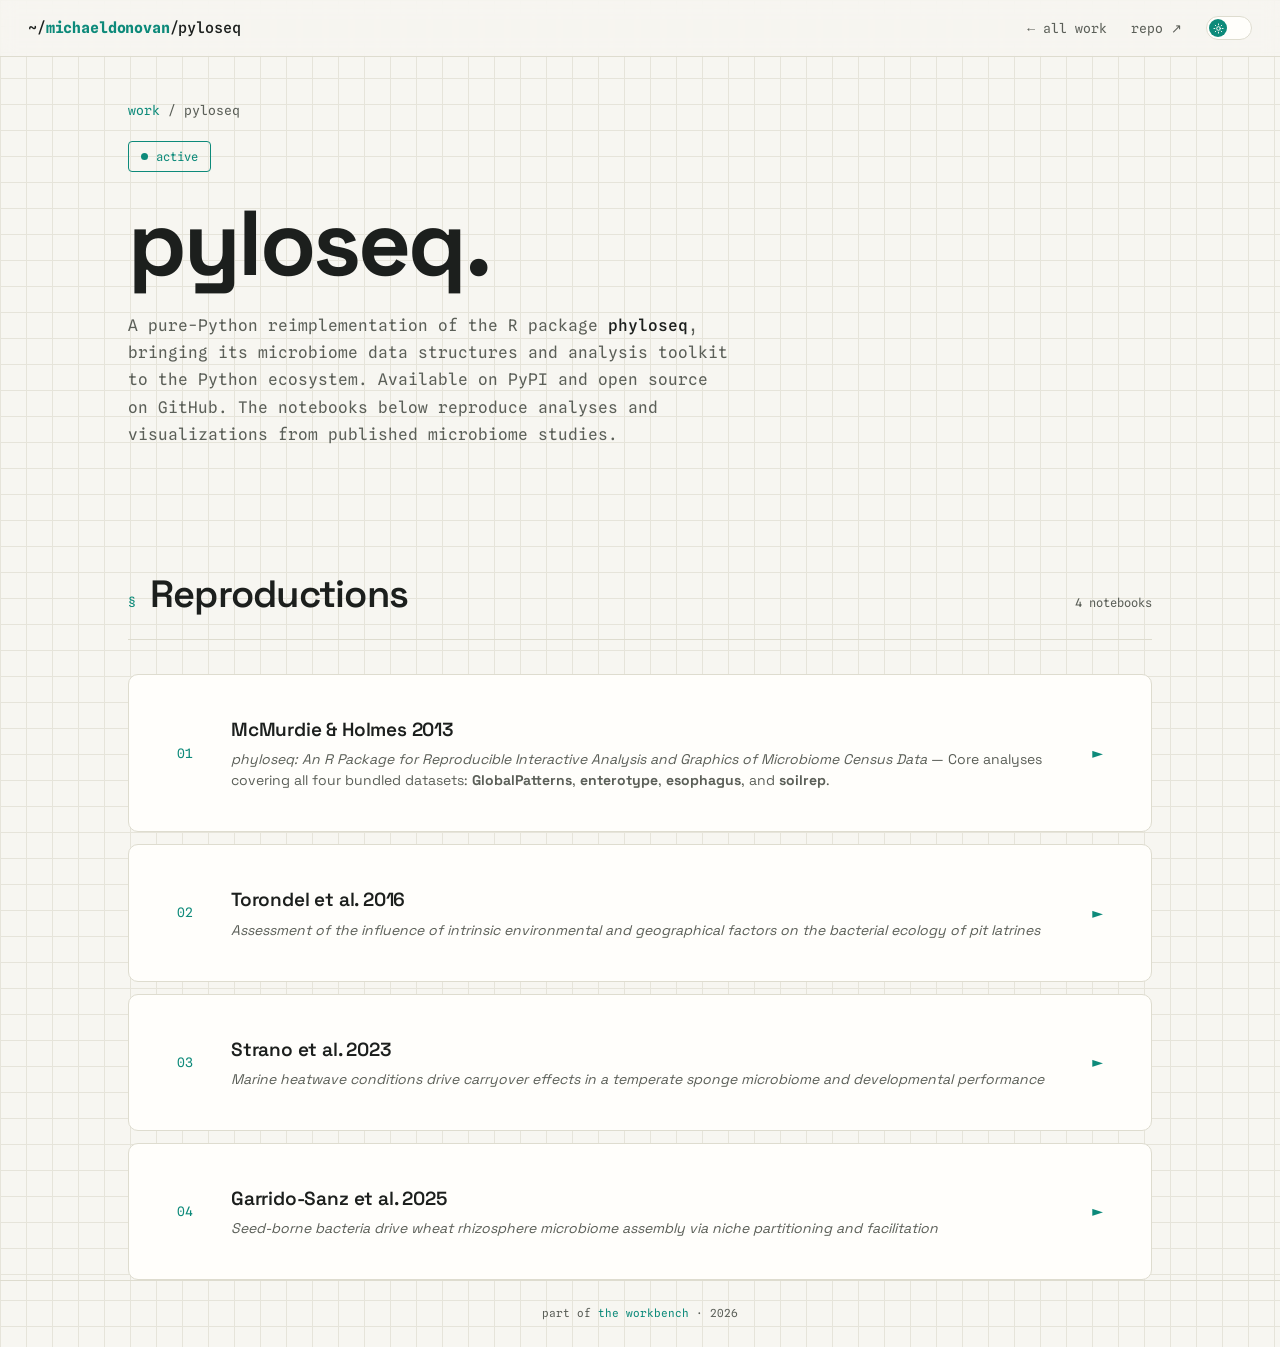
<file: pyloseq/index.html>
<!DOCTYPE html>
<html lang="en">
<head>
<meta charset="UTF-8">
<meta name="viewport" content="width=device-width, initial-scale=1.0">
<title>pyloseq — notebooks</title>
<meta name="description" content="Reproductions of published microbiome analyses in pure Python.">
<link rel="canonical" href="https://mpdonovan.com/pyloseq/">
<link rel="icon" href="../assets/favicon.svg" type="image/svg+xml">

<!-- social / link previews -->
<meta property="og:type" content="website">
<meta property="og:url" content="https://mpdonovan.com/pyloseq/">
<meta property="og:title" content="pyloseq — notebooks">
<meta property="og:description" content="A pure-Python reimplementation of the R package phyloseq, with notebooks reproducing published microbiome studies.">
<meta property="og:image" content="https://mpdonovan.com/assets/og-image.png">
<meta property="og:image:width" content="1200">
<meta property="og:image:height" content="630">
<meta name="twitter:card" content="summary_large_image">
<meta name="twitter:title" content="pyloseq — notebooks">
<meta name="twitter:description" content="A pure-Python reimplementation of the R package phyloseq.">
<meta name="twitter:image" content="https://mpdonovan.com/assets/og-image.png">

<link rel="preconnect" href="https://fonts.googleapis.com">
<link rel="preconnect" href="https://fonts.gstatic.com" crossorigin>
<link href="https://fonts.googleapis.com/css2?family=Space+Grotesk:wght@400;500;600;700&family=Spline+Sans+Mono:wght@400;500&display=swap" rel="stylesheet">
<link rel="stylesheet" href="../assets/style.css">
<script>
  /* apply the saved theme before first paint so there's no light/dark flash */
  (function(){
    try{
      var t=localStorage.getItem('theme');
      if(t==='dark'||t==='light') document.documentElement.setAttribute('data-theme',t);
    }catch(e){}
  })();
</script>
<style>
details.entry { cursor: pointer; display: block; }
details.entry summary {
  list-style: none;
  display: grid;
  grid-template-columns: auto 1fr auto;
  gap: 20px;
  align-items: center;
  padding: 20px 24px;
}
details.entry summary::-webkit-details-marker { display: none; }
details.entry summary::marker { display: none; }
.nb-toggle { color: var(--accent); font-size: 14px; transition: transform .25s; display: block; }
details[open].entry .nb-toggle { transform: rotate(90deg); }
.nb-frame-wrap { border-top: 1px solid var(--line); }
.nb-frame {
  display: block;
  width: 100%;
  height: 82vh;
  border: none;
  background: #fff;
  border-radius: 0 0 10px 10px;
}
@media(max-width:600px){
  details.entry summary { grid-template-columns: auto 1fr; gap: 14px; }
  details.entry summary .nb-toggle { grid-column: 2; margin-top: 6px; }
}
</style>
</head>
<body>

<nav class="top">
  <div class="logo">~/<b>michaeldonovan</b>/pyloseq</div>
  <div class="links">
    <a href="../index.html">← all work</a>
    <a href="https://github.com/alittleb3ar/pyloseq" target="_blank" rel="noopener">repo ↗</a>
    <button type="button" class="theme-toggle" id="theme-toggle" role="switch" aria-label="Toggle dark mode">
      <span class="knob" aria-hidden="true">
        <svg class="sun" viewBox="0 0 24 24"><circle cx="12" cy="12" r="4"/><path d="M12 2v2M12 20v2M4.9 4.9l1.4 1.4M17.7 17.7l1.4 1.4M2 12h2M20 12h2M4.9 19.1l1.4-1.4M17.7 6.3l1.4-1.4"/></svg>
        <svg class="moon" viewBox="0 0 24 24"><path d="M21 12.8A9 9 0 1 1 11.2 3a7 7 0 0 0 9.8 9.8z"/></svg>
      </span>
    </button>
  </div>
</nav>
<script>
  /* theme toggle: flip data-theme, remember it, keep aria-checked in sync */
  (function(){
    var btn=document.getElementById('theme-toggle');
    if(!btn) return;
    var root=document.documentElement;
    var mq=window.matchMedia('(prefers-color-scheme: dark)');
    function isDark(){
      var t=root.getAttribute('data-theme');
      if(t==='dark') return true;
      if(t==='light') return false;
      return mq.matches;
    }
    function sync(){ btn.setAttribute('aria-checked', isDark()?'true':'false'); }
    sync();
    btn.addEventListener('click',function(){
      var next=isDark()?'light':'dark';
      root.setAttribute('data-theme',next);
      try{localStorage.setItem('theme',next);}catch(e){}
      sync();
    });
    /* no explicit choice yet? track OS changes so the switch stays honest */
    mq.addEventListener('change',function(){ if(!root.getAttribute('data-theme')) sync(); });
  })();
</script>

<header class="hero short wrap">
  <p class="crumb"><a href="../index.html">work</a> / pyloseq</p>
  <span class="stamp"><span class="pulse"></span> active</span>
  <h1>pyloseq.</h1>
  <p class="tag">A pure-Python reimplementation of the R package <a href="https://github.com/joey711/phyloseq" target="_blank" rel="noopener"><b>phyloseq</b></a>, bringing its microbiome data structures and analysis toolkit to the Python ecosystem. Available on <a href="https://pypi.org/project/pyloseq/" target="_blank" rel="noopener">PyPI</a> and open source on <a href="https://github.com/alittleb3ar/pyloseq" target="_blank" rel="noopener">GitHub</a>. The notebooks below reproduce analyses and visualizations from published microbiome studies.</p>
</header>

<main class="wrap">
  <section class="sec">
    <div class="sec-head">
      <span class="tick">§</span>
      <h2>Reproductions</h2>
      <span class="meta" id="meta"></span>
    </div>
    <div class="entries" id="entries"></div>
  </section>
</main>

<footer>part of <a href="../index.html">the workbench</a> · <span id="yr"></span></footer>

<script>
/* =========================================================
   ADD A NOTEBOOK: append an object to this list.
   1. Export your notebook:
        jupyter nbconvert --to html my_analysis.ipynb
   2. Drop the .html in   pyloseq/notebooks/
   3. Add an entry below pointing 'file' at it.
   ========================================================= */
const NOTEBOOKS = [
   {
     title:"McMurdie & Holmes 2013",
     summary:"<em>phyloseq: An R Package for Reproducible Interactive Analysis and Graphics of Microbiome Census Data</em> — Core analyses covering all four bundled datasets: <strong>GlobalPatterns</strong>, <strong>enterotype</strong>, <strong>esophagus</strong>, and <strong>soilrep</strong>.",
     file:"notebooks/mcmurdie_holmes_2013.html",
   },
   {
     title:"Torondel et al. 2016",
     summary:"<em>Assessment of the influence of intrinsic environmental and geographical factors on the bacterial ecology of pit latrines</em>",
     file:"notebooks/torondel_2016_pit_latrines.html",
   },
   {
     title:"Strano et al. 2023",
     summary:"<em>Marine heatwave conditions drive carryover effects in a temperate sponge microbiome and developmental performance</em>",
     file:"notebooks/strano_2023_sponge_microbiome.html",
   },
   {
     title:"Garrido-Sanz et al. 2025",
     summary:"<em>Seed-borne bacteria drive wheat rhizosphere microbiome assembly via niche partitioning and facilitation</em>",
     file:"notebooks/garrido_sanz_2025_rhizcom.html",
   },
];

document.getElementById('yr').textContent = new Date().getFullYear();

(function(){
  const wrap = document.getElementById('entries');
  document.getElementById('meta').textContent = NOTEBOOKS.length + (NOTEBOOKS.length===1?' notebook':' notebooks');

  if(NOTEBOOKS.length === 0){
    wrap.innerHTML =
      '<div class="empty">No notebooks published yet.<br>' +
      'Export one with <code>jupyter nbconvert --to html nb.ipynb</code>, ' +
      'drop it in <code>pyloseq/notebooks/</code>,<br>then add an entry to the ' +
      '<code>NOTEBOOKS</code> list in this file.</div>';
    return;
  }

  // newest first if dates are present
  const sorted = NOTEBOOKS.slice().sort((a,b)=>(b.date||'').localeCompare(a.date||''));
  sorted.forEach((n,i)=>{
    const num = String(i + 1).padStart(2,'0');
    const det = document.createElement('details');
    det.className = 'entry';
    det.innerHTML =
      `<summary>
         <div class="idx">${num}</div>
         <div class="body">
           <h3>${n.title}</h3>
           <p>${n.summary||''}</p>
         </div>
         <span class="nb-toggle">&#9658;</span>
       </summary>
       <div class="nb-frame-wrap">
         <!-- nbconvert output is our own trusted HTML and needs scripts for the
              interactive plots; allow-same-origin lets it share our fonts/CSS.
              Together these effectively opt out of sandboxing on purpose -->
         <iframe class="nb-frame" data-src="${n.file}" src="about:blank"
           sandbox="allow-scripts allow-same-origin" title="${n.title}"></iframe>
       </div>`;
    det.addEventListener('toggle', function(){
      if(this.open){
        const f = this.querySelector('iframe');
        if(f.src === 'about:blank' || !f.src) f.src = f.dataset.src;
      }
    });
    wrap.appendChild(det);
  });
})();
</script>
<script src="../assets/reveal.js"></script>
</body>
</html>
</file>
<file: assets/style.css>
/* ============================================================
   shared styles — workbench / lab-notebook theme
   used by:  / (home)  ·  /pyloseq/  ·  /plotline/
   ============================================================ */
   :root{
    --bg:#f7f6f1;
    --grid:#e6e4da;
    --ink:#1c1f1d;
    --mute:#5b5f58;          /* darkened for AA contrast on the gridded bg */
    --accent:#0d8a7a;        /* teal fountain-pen ink */
    --accent-soft:#d3ece7;
    --warn:#a2611a;          /* ochre — the second ink; now only the demo's stale notice */
    --warn-soft:#f2e4d0;
    --paper:#fffefb;
    --line:#dedccf;
    --nav-bg:rgba(247,246,241,.82);   /* frosted nav backing, matched to --bg */
    --disp:"Space Grotesk",ui-sans-serif,system-ui,-apple-system,"Segoe UI",Roboto,Helvetica,Arial,sans-serif;
    --mono:"Spline Sans Mono",ui-monospace,SFMono-Regular,Menlo,Consolas,"Liberation Mono",monospace;
  }
  /* ---- dark theme: same ink-on-paper system, inverted ----
     the palette lives in one custom-property set applied two ways:
       · [data-theme="dark"]           — user flipped the switch to dark
       · system dark + not forced light — no explicit choice, follow the OS
     an explicit [data-theme="light"] therefore always wins over the OS. */
  :root[data-theme="dark"]{
    --bg:#14150f;
    --grid:#20221b;
    --ink:#e9e8df;
    --mute:#9aa093;
    --accent:#37b9a6;      /* brighter teal so it reads on dark paper */
    --accent-soft:#123029;
    --warn:#d2984e;
    --warn-soft:#33251230;
    --paper:#1b1d16;
    --line:#2b2e25;
    --nav-bg:rgba(20,21,15,.82);
  }
  @media(prefers-color-scheme:dark){
    :root:not([data-theme="light"]){
      --bg:#14150f;
      --grid:#20221b;
      --ink:#e9e8df;
      --mute:#9aa093;
      --accent:#37b9a6;
      --accent-soft:#123029;
      --warn:#d2984e;
      --warn-soft:#33251230;
      --paper:#1b1d16;
      --line:#2b2e25;
      --nav-bg:rgba(20,21,15,.82);
    }
  }
  *{margin:0;padding:0;box-sizing:border-box}
  html{scroll-behavior:smooth}
  body{background:var(--bg);color:var(--ink);font-family:var(--disp);line-height:1.6;
    overflow-x:hidden;-webkit-font-smoothing:antialiased;
    background-image:
      linear-gradient(var(--grid) 1px,transparent 1px),
      linear-gradient(90deg,var(--grid) 1px,transparent 1px);
    background-size:26px 26px}
  ::selection{background:var(--accent);color:#fff}
  a{color:inherit;text-decoration:none}
  /* .topo, .doors and .entries all set display, which silently defeats the
     plain [hidden] attribute — a hidden block would lay itself out anyway.
     everything on this site that hides by attribute depends on this line. */
  [hidden]{display:none!important}
  .wrap{max-width:1080px;margin:0 auto;padding:0 28px}
  .mono{font-family:var(--mono)}
  
  /* ---- nav ---- */
  nav.top{position:fixed;top:0;left:0;right:0;z-index:60;display:flex;
    justify-content:space-between;align-items:center;padding:16px 28px;
    background:var(--nav-bg);backdrop-filter:blur(8px);border-bottom:1px solid var(--line)}
  nav.top .logo{font-family:var(--mono);font-weight:500;font-size:15px;letter-spacing:-.01em}
  nav.top .logo b{color:var(--accent)}
  nav.top .logo a{cursor:pointer}
  nav.top .links{display:flex;flex-direction:row;align-items:center}
  nav.top .links a{font-family:var(--mono);font-size:13px;margin-left:24px;color:var(--mute)}
  nav.top .links a:hover{color:var(--ink)}
  nav.top .links a.here{color:var(--accent)}
  @media(max-width:600px){nav.top .links a{margin-left:14px;font-size:12px}}

  /* ---- theme toggle switch ---- */
  .theme-toggle{margin-left:24px;position:relative;flex:none;width:46px;height:24px;
    padding:0;border:1px solid var(--line);border-radius:999px;background:var(--paper);
    cursor:pointer;-webkit-tap-highlight-color:transparent;
    transition:border-color .25s,background .25s}
  .theme-toggle:hover{border-color:var(--accent)}
  .theme-toggle:focus-visible{outline:2px solid var(--accent);outline-offset:2px}
  /* the sliding knob; sun on light, slides right + moon on dark */
  .theme-toggle .knob{position:absolute;top:50%;left:2px;transform:translateY(-50%);
    width:18px;height:18px;border-radius:50%;background:var(--accent);
    display:flex;align-items:center;justify-content:center;
    transition:left .25s ease,background .25s}
  .theme-toggle .knob svg{width:11px;height:11px;fill:none;stroke:var(--paper);
    stroke-width:2;stroke-linecap:round;stroke-linejoin:round}
  /* icon swap: show sun by default, moon when the page is in dark mode */
  .theme-toggle .knob .moon{display:none}
  :root[data-theme="dark"] .theme-toggle .knob{left:24px}
  :root[data-theme="dark"] .theme-toggle .knob .sun{display:none}
  :root[data-theme="dark"] .theme-toggle .knob .moon{display:block}
  @media(prefers-color-scheme:dark){
    :root:not([data-theme="light"]) .theme-toggle .knob{left:24px}
    :root:not([data-theme="light"]) .theme-toggle .knob .sun{display:none}
    :root:not([data-theme="light"]) .theme-toggle .knob .moon{display:block}
  }
  @media(prefers-reduced-motion:reduce){.theme-toggle,.theme-toggle .knob{transition:none}}
  @media(max-width:600px){.theme-toggle{margin-left:14px}}
  
  /* ---- hero ---- */
  .hero{min-height:66vh;display:flex;flex-direction:column;justify-content:center;padding-top:80px}
  .hero.short{min-height:52vh}
  .hero .stamp{font-family:var(--mono);font-size:12px;color:var(--accent);
    border:1px solid var(--accent);display:inline-flex;align-items:center;gap:8px;
    padding:5px 12px;border-radius:4px;align-self:flex-start;margin-bottom:26px}
  .hero .stamp .pulse{width:7px;height:7px;border-radius:50%;background:var(--accent);animation:pulse 1.6s infinite}
  @keyframes pulse{0%{box-shadow:0 0 0 0 rgba(13,138,122,.5)}70%{box-shadow:0 0 0 9px rgba(13,138,122,0)}100%{box-shadow:0 0 0 0 rgba(13,138,122,0)}}
  .hero h1{font-family:var(--disp);font-weight:700;letter-spacing:-.03em;
    font-size:clamp(40px,8vw,92px);line-height:.98;max-width:14ch}
  .hero h1 u{text-decoration:none;color:var(--accent);position:relative;white-space:nowrap;
    cursor:pointer;-webkit-tap-highlight-color:transparent}
  .hero h1 u:focus-visible{outline:2px dashed var(--accent);outline-offset:6px}
  .sr-only{position:absolute;width:1px;height:1px;padding:0;margin:-1px;overflow:hidden;
    clip:rect(0 0 0 0);white-space:nowrap;border:0}
  .hero h1 u::after{content:"";position:absolute;left:0;right:0;bottom:.08em;height:.09em;
    background:var(--accent);transform:scaleX(0);transform-origin:left;
    animation:underline 1s ease .6s forwards}
  @keyframes underline{to{transform:scaleX(1)}}
  .hero .tag{font-family:var(--mono);font-size:16px;color:var(--mute);max-width:600px;margin-top:24px;line-height:1.7}
  .hero .tag b{color:var(--ink);font-weight:500}
  .hero .crumb{font-family:var(--mono);font-size:13px;color:var(--mute);margin-bottom:20px}
  .hero .crumb a{color:var(--accent)}
  /* ---- hero call to action (project sub-pages) ----
     the running thing and the code behind it, before any diagram of either */
  .hero .cta{display:flex;flex-wrap:wrap;align-items:center;gap:12px;margin-top:28px}
  .hero .cta a{font-family:var(--mono);font-size:13px;color:var(--ink);background:var(--paper);
    border:1px solid var(--line);border-radius:6px;padding:10px 16px;
    display:inline-flex;align-items:center;gap:8px;
    transition:border-color .25s,color .25s,opacity .25s}
  .hero .cta a:hover{border-color:var(--accent);color:var(--accent)}
  .hero .cta a.primary{background:var(--accent);border-color:var(--accent);color:var(--paper)}
  .hero .cta a.primary:hover{opacity:.88;color:var(--paper)}
  .hero .cta a:focus-visible{outline:2px solid var(--accent);outline-offset:2px}
  .hero .cta .arr{transition:transform .25s}
  .hero .cta a:hover .arr{transform:translate(3px,-3px)}
  /* the no-repo case: a sentence, not a dead button */
  .hero .cta .none{font-family:var(--mono);font-size:12px;color:var(--mute)}

  /* ---- the side doors ----
     the public surfaces the app itself doesn't link to. deliberately the
     same chip the deployment diagram uses (.node, styled further down):
     these are the same claim in both places — something of mine running
     at the other end — so they should not be two different objects. */
  .doors{display:flex;flex-wrap:wrap;align-items:center;gap:8px;margin-top:16px}
  .doors-lead{font-family:var(--mono);font-size:11px;color:var(--mute);
    letter-spacing:.06em;text-transform:uppercase;margin-right:2px}
  .doors .node{padding:6px 11px}
  .doors .node:focus-visible{outline:2px solid var(--accent);outline-offset:2px}
  /* the demo sits in the hero as its evidence, not in the surfaces list */
  .hero .demo{margin-top:30px;max-width:780px}
  @media(prefers-reduced-motion:reduce){.hero .cta .arr{transition:none}}
  
  /* ---- section head ---- */
  .sec{padding:96px 0 0}
  /* fixed nav would otherwise cover the head of any section jumped to by hash */
  .sec[id]{scroll-margin-top:76px}
  /* home: the hero sits right on top of whatever section comes first.
     this follows that section rather than naming a particular one — it
     was on #work while the project list led the page. */
  #about{padding-top:44px}
  .sec-head{display:flex;align-items:baseline;gap:14px;margin-bottom:34px;
    border-bottom:1px solid var(--line);padding-bottom:14px}
  .sec-head .tick{font-family:var(--mono);font-size:13px;color:var(--accent)}
  .sec-head h2{font-family:var(--disp);font-weight:600;font-size:clamp(26px,4vw,38px);letter-spacing:-.02em}
  .sec-head .meta{margin-left:auto;font-family:var(--mono);font-size:12px;color:var(--mute)}
  
  /* ---- project rows (home) ---- */
  .proj{display:block;background:var(--paper);border:1px solid var(--line);border-radius:12px;
    margin-bottom:18px;overflow:hidden;position:relative;
    transition:border-color .3s,box-shadow .3s,transform .3s;
    opacity:0;transform:translateY(22px)}
  .proj.in{opacity:1;transform:none}
  .proj:hover{border-color:var(--accent);box-shadow:0 18px 40px -26px rgba(13,138,122,.5)}
  .proj-grid{display:grid;grid-template-columns:1fr 240px;align-items:stretch}
  @media(max-width:680px){.proj-grid{grid-template-columns:1fr}}
  .proj .info{padding:26px 28px}
  .proj .head{display:flex;align-items:center;gap:12px;margin-bottom:14px}
  .proj .head .lang{font-family:var(--mono);font-size:11px;color:var(--accent);
    background:var(--accent-soft);padding:3px 9px;border-radius:4px;letter-spacing:.03em}
  .proj .head .status{font-family:var(--mono);font-size:11px;color:var(--mute);margin-left:auto}
  .proj h3{font-family:var(--disp);font-weight:700;font-size:26px;letter-spacing:-.02em;margin-bottom:8px}
  .proj .desc{font-size:15px;color:var(--mute);max-width:48ch;margin-bottom:18px;line-height:1.65}
  .proj .stack{display:flex;gap:7px;flex-wrap:wrap;margin-bottom:20px}
  .proj .stack span{font-family:var(--mono);font-size:11px;color:var(--mute);
    border:1px solid var(--line);padding:3px 9px;border-radius:4px}
  .proj .open{font-family:var(--mono);font-size:13px;font-weight:500;color:var(--accent);
    display:inline-flex;align-items:center;gap:8px}
  .proj .open .arr{transition:transform .25s}
  .proj:hover .open .arr{transform:translate(3px,-3px)}
  .proj .viz{border-left:1px solid var(--line);background:
    linear-gradient(0deg,rgba(13,138,122,.03),transparent);position:relative;min-height:180px}
  @media(max-width:680px){.proj .viz{border-left:none;border-top:1px solid var(--line);min-height:140px}}
  .proj .viz canvas{width:100%;height:100%;display:block}
  .proj .viz .cap{position:absolute;left:12px;bottom:10px;font-family:var(--mono);
    font-size:10px;color:var(--mute);letter-spacing:.04em}
  .note{font-family:var(--mono);font-size:12px;color:var(--mute);margin-top:8px}
  .note a{border-bottom:1px solid var(--line);transition:color .2s,border-color .2s}
  .note a:hover{color:var(--accent);border-color:var(--accent)}
  
  /* ---- entry list (index pages: notebooks / reports) ---- */
  .entries{display:flex;flex-direction:column;gap:12px}
  .entry{display:grid;grid-template-columns:auto 1fr auto;gap:20px;align-items:center;
    background:var(--paper);border:1px solid var(--line);border-radius:10px;
    padding:20px 24px;transition:border-color .25s,box-shadow .25s,transform .25s;
    opacity:0;transform:translateY(16px)}
  .entry.in{opacity:1;transform:none}
  .entry:hover{border-color:var(--accent);box-shadow:0 14px 32px -24px rgba(13,138,122,.5);transform:translateY(-2px)}
  .entry .idx{font-family:var(--mono);font-size:13px;color:var(--accent);min-width:34px}
  .entry .body h3{font-family:var(--disp);font-weight:600;font-size:19px;letter-spacing:-.01em;margin-bottom:4px}
  .entry .body h3 .sub{font-family:var(--mono);font-weight:400;font-size:13px;color:var(--mute);margin-left:6px}
  .entry .body p{font-size:14px;color:var(--mute);line-height:1.5}
  .entry .body .tags{display:flex;gap:6px;flex-wrap:wrap;margin-top:9px}
  .entry .body .tags span{font-family:var(--mono);font-size:10.5px;color:var(--mute);
    border:1px solid var(--line);padding:2px 8px;border-radius:4px}
  .entry .right{text-align:right;font-family:var(--mono);font-size:12px;color:var(--mute);white-space:nowrap}
  .entry .right .arr{display:block;color:var(--accent);font-size:16px;margin-top:6px;transition:transform .25s}
  .entry:hover .right .arr{transform:translate(3px,-3px)}
  @media(max-width:600px){
    .entry{grid-template-columns:auto 1fr;gap:14px}
    .entry .right{grid-column:2;text-align:left;margin-top:6px}
    .entry .right .arr{display:inline;margin-left:8px}
  }
  
  /* ---- lanes (project sub-pages) ----
     a lane is one horizontal band of chips; each .node carries its own
     --brand hex, shown on hover. logo glyphs come from the inline
     <symbol> sprite. */
  .lane{display:grid;grid-template-columns:152px 1fr;gap:20px;align-items:center;
    background:var(--paper);border:1px solid var(--line);border-radius:10px;
    padding:16px 20px;transition:border-color .25s,box-shadow .25s;
    opacity:0;transform:translateY(16px)}
  .lane.in{opacity:1;transform:none}
  .lane:hover{border-color:var(--accent);box-shadow:0 14px 32px -24px rgba(13,138,122,.5)}
  .lane h4{font-family:var(--mono);font-weight:500;font-size:11px;color:var(--ink);
    letter-spacing:.09em;text-transform:uppercase;line-height:1.4}
  .lane .role{display:block;font-family:var(--mono);font-size:11px;color:var(--mute);
    text-transform:none;letter-spacing:0;line-height:1.45;margin-top:5px}
  .lane .nodes{display:flex;gap:8px;flex-wrap:wrap}
  /* the note popover is inserted beside the chip that opened it, so it needs
     a positioned ancestor to be placed against. */
  .topo .nodes{position:relative}
  /* cross-cutting band: wraps the topology rather than sitting inside it */
  .lane.cross{border-style:dashed;background:transparent;margin-top:26px}
  .lane.cross:hover{box-shadow:none}

  .node{display:inline-flex;align-items:center;gap:7px;
    font-family:var(--mono);font-size:11.5px;color:var(--mute);
    border:1px solid var(--line);background:var(--bg);padding:4px 10px;border-radius:4px;
    transition:color .2s,border-color .2s,background .2s}
  .node .lg{width:14px;height:14px;flex:none;fill:currentColor;opacity:.8;transition:opacity .2s}
  .node:hover{color:var(--brand,var(--accent));border-color:currentColor;background:var(--paper)}
  .node:hover .lg{opacity:1}
  /* a chip standing in for the ones not drawn: reads as a count, not a table */
  .node.dim{border-style:dashed;opacity:.75}

  /* chips that link somewhere get a small out-arrow */
  a.node::after{content:"↗";font-size:9px;opacity:.5;margin-left:-1px;transition:transform .2s,opacity .2s}
  a.node:hover::after{opacity:1;transform:translate(2px,-2px)}

  /* ---- node notes: click a chip to see why it was picked ---- */
  .node.has-note{cursor:pointer}
  .node.has-note>span{border-bottom:1px dotted var(--mute)}
  .node.has-note:hover>span,.node.open>span{border-color:currentColor}
  .node.open{color:var(--brand,var(--accent));border-color:currentColor;background:var(--paper)}
  .node.open .lg{opacity:1}
  .node.has-note:focus-visible{outline:2px solid var(--accent);outline-offset:2px}

  /* one mark: a teal pip means there is something of mine running at the
     other end of this chip. */
  .node.has-live::after{content:"";width:5px;height:5px;border-radius:50%;
    background:var(--accent);flex:none;margin-left:1px;opacity:.75;transition:opacity .2s,transform .2s}
  .node.has-live:hover::after,.node.has-live.open::after{opacity:1;transform:scale(1.25)}

  .node-note{position:absolute;z-index:70;width:min(300px,calc(100vw - 24px));
    background:var(--paper);border:1px solid var(--line);border-left:3px solid var(--accent);
    border-radius:8px;padding:12px 14px;box-shadow:0 14px 32px -20px rgba(13,138,122,.55);
    animation:note-in .15s ease}
  .node-note b{display:block;font-family:var(--mono);font-size:11px;color:var(--accent);
    letter-spacing:.06em;text-transform:uppercase;margin-bottom:5px}
  .node-note p{font-family:var(--mono);font-size:12px;color:var(--mute);line-height:1.6}
  @keyframes note-in{from{opacity:0;transform:translateY(4px)}}

  .node-note .note-links{display:flex;flex-wrap:wrap;gap:6px 14px;margin-top:11px;
    padding-top:9px;border-top:1px dashed var(--line)}
  .node-note .note-links a{font-family:var(--mono);font-size:11px;color:var(--mute);
    border-bottom:1px solid var(--line);transition:color .2s,border-color .2s}
  .node-note .note-links a::after{content:" \2197";font-size:9px}
  .node-note .note-links a:hover{color:var(--accent);border-color:var(--accent)}
  .node-note .note-links a.live{color:var(--accent);border-color:var(--accent-soft)}
  .node-note .note-links a.live:hover{border-color:var(--accent)}

  /* legend under a diagram head — the chips are only obviously clickable once
     somebody says so. mirrors the marks above rather than describing them. */
  .legend{display:flex;flex-wrap:wrap;gap:6px 18px;margin:-18px 0 20px;
    font-family:var(--mono);font-size:11.5px;color:var(--mute);line-height:1.5}
  .legend i{font-style:normal;display:inline-flex;align-items:center;gap:6px}
  .legend .pip{width:5px;height:5px;border-radius:50%;background:var(--accent);flex:none}
  .legend .dot{border-bottom:1px dotted var(--mute);padding-bottom:1px}

  /* connector between lanes */
  .flow{height:22px;position:relative}
  .flow::before{content:"";position:absolute;left:50%;top:0;bottom:9px;width:1px;
    background:var(--line);transform:translateX(-.5px)}
  .flow::after{content:"";position:absolute;left:50%;bottom:6px;width:6px;height:6px;
    border-right:1.5px solid var(--accent);border-bottom:1.5px solid var(--accent);
    transform:translateX(-50%) rotate(45deg);opacity:.7}

  @media(max-width:680px){
    .lane{grid-template-columns:1fr;gap:11px;padding:15px 16px}
    .lane h4{color:var(--accent)}
    .lane .role{display:inline;margin-top:0;margin-left:9px;text-transform:none}
  }

  /* ---- deployment topology (two hosts + the links between them) ---- */
  .topo{display:flex;flex-direction:column}
  .hosts{display:grid;grid-template-columns:1fr 252px 1fr;align-items:stretch}
  /* upstream is pulled by VPS 01 only — aim its connector at that column */
  .flow.to-vps1::before,.flow.to-vps1::after{left:calc((100% - 252px)/4)}
  .host{background:var(--paper);border:1px solid var(--line);border-radius:10px;
    padding:18px 20px;transition:border-color .25s,box-shadow .25s;
    opacity:0;transform:translateY(16px)}
  .host.in{opacity:1;transform:none}
  .host:hover{border-color:var(--accent);box-shadow:0 14px 32px -24px rgba(13,138,122,.5)}
  .host-head{display:flex;align-items:center;gap:9px}
  .host-head .lg{width:19px;height:19px;flex:none;fill:currentColor;color:var(--mute)}
  .host-head h4{font-family:var(--mono);font-weight:500;font-size:11px;color:var(--ink);
    letter-spacing:.09em;text-transform:uppercase}
  .host .spec,.host .addr{font-family:var(--mono);font-size:11px;line-height:1.5}
  .host .spec{color:var(--mute);margin-top:5px}
  .host .addr{color:var(--accent);margin:2px 0 14px}
  .host .addr a{border-bottom:1px solid var(--accent-soft);transition:border-color .2s}
  .host .addr a:hover{border-color:var(--accent)}
  .host .addr a::after{content:" ↗";font-size:10px}

  /* link spine */
  .topo .links{display:flex;flex-direction:column;justify-content:center;gap:8px;padding:6px 16px}
  .link{font-family:var(--mono);text-align:center}
  /* the glyph lives in CSS, not markup, so it can flip to ▼/▲ when the
     hosts stack vertically and left/right stops meaning anything */
  .link .dir{display:flex;align-items:center;gap:5px;color:var(--accent);
    font-size:8px;line-height:1;margin-bottom:4px}
  .link .dir::before{content:"";height:1px;background:var(--line);flex:1}
  .link .dir::after{content:"\25B6"}
  .link.in .dir{flex-direction:row-reverse}
  .link.in .dir::after{content:"\25C0"}
  .link b{display:block;font-weight:500;font-size:11px;color:var(--ink);line-height:1.3}
  .link em{display:block;font-style:normal;font-size:10.5px;color:var(--mute);line-height:1.3}

  @media(max-width:780px){
    .hosts{grid-template-columns:1fr}
    /* hosts stack with VPS 01 on top — recenter the connector */
    .flow.to-vps1::before,.flow.to-vps1::after{left:50%}
    .topo .links{padding:18px 0;gap:14px}
    .link .dir{justify-content:center;font-size:10px}
    .link .dir::before{display:none}
    .link .dir::after{content:"\25BC"}
    .link.in .dir::after{content:"\25B2"}
  }

  /* empty state */
  .empty{background:var(--paper);border:1px dashed var(--line);border-radius:10px;
    padding:40px 28px;text-align:center;font-family:var(--mono);font-size:13px;color:var(--mute);line-height:1.8}
  .empty code{background:var(--accent-soft);color:var(--accent);padding:2px 7px;border-radius:4px;font-size:12px}
  
  /* ---- about ---- */
  .about{display:grid;grid-template-columns:1.5fr 1fr;gap:50px;align-items:start}
  @media(max-width:740px){.about{grid-template-columns:1fr;gap:28px}}
  .about .lead{font-size:clamp(20px,2.6vw,27px);line-height:1.45;letter-spacing:-.01em;font-weight:500}
  .about .lead em{color:var(--accent);font-style:normal}
  .about .body p{font-family:var(--mono);font-size:13.5px;color:var(--mute);margin-bottom:14px;line-height:1.7}
  .about .card{background:var(--paper);border:1px solid var(--line);border-radius:10px;padding:18px 20px}
  .about .card .row{display:flex;justify-content:space-between;font-family:var(--mono);
    font-size:13px;padding:8px 0;border-bottom:1px dashed var(--line)}
  .about .card .row:last-child{border:none}
  .about .card .row span{color:var(--mute)}
  
  /* ---- contact ---- */
  .contact{padding:120px 0 70px}
  .contact .tick{font-family:var(--mono);font-size:13px;color:var(--accent);margin-bottom:14px}
  .contact h2{font-family:var(--disp);font-weight:700;font-size:clamp(38px,8vw,86px);
    letter-spacing:-.03em;line-height:.95;margin-bottom:30px}
  .contact h2 a,.contact h2 #flip-word{color:var(--accent);border-bottom:3px solid var(--accent-soft);transition:border-color .25s;user-select:none}
  /* #flip-word is a <button> for keyboard access — strip the native chrome so
     it renders as inline emphasised text within the heading */
  .contact h2 #flip-word{background:none;border-top:0;border-left:0;border-right:0;
    padding:0;margin:0;font:inherit;letter-spacing:inherit;vertical-align:baseline;cursor:pointer}
  .contact h2 a:hover,.contact h2 #flip-word:hover{border-color:var(--accent)}
  .contact h2 #flip-word:focus-visible{outline:2px dashed var(--accent);outline-offset:4px}
  .contact .row{display:flex;gap:22px;flex-wrap:wrap;font-family:var(--mono);font-size:13px}
  .contact .row a{color:var(--mute);border-bottom:1px solid var(--line);padding-bottom:2px;transition:.25s}
  .contact .row a:hover{color:var(--accent);border-color:var(--accent)}
  
  footer{padding:24px;text-align:center;font-family:var(--mono);font-size:11px;
    color:var(--mute);border-top:1px solid var(--line)}
  footer a{color:var(--accent)}
  
  @media(prefers-reduced-motion:reduce){
    *{animation:none!important;transition:opacity .3s!important}
    .proj,.entry,.lane,.host{opacity:1!important;transform:none!important}
    .hero h1 u::after{transform:scaleX(1)}
  }
  
  /* ---- "worked with" logo list (about side card) ---- */
  .about .card.worked{padding:22px 24px}
  .worked-head{font-family:var(--mono);font-size:12px;color:var(--mute);
    letter-spacing:.06em;margin-bottom:6px}
  ul.logos{list-style:none;margin:0;padding:0}
  ul.logos li{font-family:var(--mono);font-size:15px;font-weight:500;color:var(--ink);
    padding:11px 0;border-bottom:1px dashed var(--line);
    display:flex;align-items:center;gap:10px;transition:color .2s}
  ul.logos li:last-child{border-bottom:none}
  ul.logos li::before{content:"";width:7px;height:7px;border-radius:50%;
    background:var(--accent);flex:none;opacity:.55;transition:opacity .2s,transform .2s}
  ul.logos li:hover{color:var(--accent)}
  ul.logos li:hover::before{opacity:1;transform:scale(1.3)}
  /* real logo images: drop SVGs in assets/logos/ and use
     <li><img src="assets/logos/name.svg" alt="Name"></li>  */
  ul.logos li img{
    display:block;
    width:auto;
    height:auto;
    max-height:28px;
    max-width:120px;
    object-fit:contain;
    filter:grayscale(1);
    opacity:.72;
    transition:filter .2s,opacity .2s;
  }
  ul.logos li:has(img){padding:12px 0}
  ul.logos li:has(img)::before{display:none}
  ul.logos li:hover img{filter:none;opacity:1}
  /* ---- figure strip (project sub-pages) ----
     the numbers hang off a rule like marks off a ruler, rather than sitting in
     boxes: this is a lab notebook, not a KPI dashboard. values come from
     stats.json so nothing here can quietly stop being true. */
  .strip{display:flex;flex-wrap:wrap;border-top:1px solid var(--line);margin-top:38px}
  .strip .fig{flex:1 1 132px;padding:15px 16px 2px;position:relative}
  .strip .fig::before{content:"";position:absolute;top:0;left:16px;width:1px;height:9px;
    background:var(--accent);opacity:.55}
  .strip .fig b{display:block;font-family:var(--disp);font-weight:700;line-height:1;
    font-size:clamp(21px,3.2vw,29px);letter-spacing:-.02em;white-space:nowrap}
  /* the ~ / + is a qualifier, not a digit: smaller, lifted, and never the
     thing that wraps a figure onto two lines. */
  .strip .fig b .q{font-size:.6em;font-weight:500;color:var(--mute);vertical-align:.32em}
  /* direct child only — the qualifier span lives inside the <b> and must stay
     inline, or the ~ drops onto a line of its own. */
  .strip .fig>span{display:block;font-family:var(--mono);font-size:11px;color:var(--mute);
    margin-top:7px;line-height:1.4}
  .strip-prov{font-family:var(--mono);font-size:11px;color:var(--mute);margin-top:14px;line-height:1.6}
  .strip-prov code{color:var(--accent)}
  @media(max-width:600px){.strip .fig{flex:1 1 44%}}

  /* ---- live degrees demo ----
     the page's one interactive claim. it calls the same public API the app
     does, and falls back to a pre-rendered chain when that API is asleep —
     which it is designed to be whenever the graph is mid-rebuild. */
  .demo{background:var(--paper);border:1px solid var(--line);border-radius:10px;padding:20px 22px}
  .demo .demo-lead{font-family:var(--mono);font-size:12px;color:var(--mute);
    line-height:1.6;margin-bottom:14px}
  .demo .pair{display:grid;grid-template-columns:1fr auto 1fr auto;gap:10px;align-items:center}
  @media(max-width:680px){.demo .pair{grid-template-columns:1fr;gap:8px}}
  .demo input{font-family:var(--mono);font-size:13px;color:var(--ink);background:var(--bg);
    border:1px solid var(--line);border-radius:6px;padding:9px 12px;width:100%;
    transition:border-color .2s}
  .demo input:focus{outline:none;border-color:var(--accent)}
  .demo .joiner{font-family:var(--mono);font-size:11px;color:var(--mute)}
  @media(max-width:680px){.demo .joiner{display:none}}
  .demo button{font-family:var(--mono);font-size:12px;color:var(--paper);background:var(--accent);
    border:1px solid var(--accent);border-radius:6px;padding:10px 18px;cursor:pointer;
    transition:opacity .2s}
  .demo button:hover{opacity:.88}
  .demo button:disabled{opacity:.5;cursor:default}
  .demo button:focus-visible{outline:2px solid var(--accent);outline-offset:2px}
  .demo .out{margin-top:18px;min-height:22px}
  .demo .chain{display:flex;flex-wrap:wrap;align-items:center;gap:7px}
  .demo .who{display:inline-flex;align-items:center;font-family:var(--mono);font-size:12px;
    color:var(--ink);border:1px solid var(--line);background:var(--bg);
    padding:5px 11px;border-radius:4px}
  .demo .via{font-family:var(--mono);font-size:11px;color:var(--mute);
    display:inline-flex;align-items:center;gap:6px;max-width:100%}
  .demo .via::before{content:"\2500\2500";color:var(--line);letter-spacing:-1px}
  .demo .via::after{content:"\25B6";font-size:7px;color:var(--accent)}
  .demo .status{font-family:var(--mono);font-size:11.5px;color:var(--mute);
    margin-top:12px;line-height:1.6}
  .demo .status.stale{color:var(--warn)}

  /* ---- what I built (build cards) ----
     teal down the edge, matching the chip notes. these cards are now the
     only place on the page that says what any of it cost. */
  .built{display:grid;grid-template-columns:repeat(2,1fr);gap:14px;align-items:start}
  @media(max-width:780px){.built{grid-template-columns:1fr}}
  .build-card{position:relative;background:var(--paper);border:1px solid var(--line);
    border-radius:10px;padding:20px 22px 22px 26px;overflow:hidden;
    opacity:0;transform:translateY(16px);
    transition:opacity .3s,transform .3s,border-color .25s,box-shadow .25s}
  .build-card.in{opacity:1;transform:none}
  .build-card:hover{border-color:var(--accent);box-shadow:0 14px 32px -24px rgba(13,138,122,.5)}
  .build-card::before{content:"";position:absolute;left:0;top:0;bottom:0;width:2px;
    background:var(--accent);opacity:.6}
  .build-card .kind{font-family:var(--mono);font-size:11px;color:var(--accent);
    letter-spacing:.07em;text-transform:uppercase}
  .build-card h3{font-family:var(--disp);font-weight:600;font-size:18px;
    letter-spacing:-.01em;line-height:1.3;margin:9px 0 9px}
  .build-card p{font-size:14px;color:var(--mute);line-height:1.65}
  .build-card p + p{margin-top:9px}
  .build-card .tags{display:flex;gap:6px;flex-wrap:wrap;margin-top:12px}
  .build-card .tags span{font-family:var(--mono);font-size:10.5px;color:var(--mute);
    border:1px solid var(--line);padding:2px 7px;border-radius:4px}
  .build-card .more{display:inline-flex;align-items:center;gap:6px;margin-top:12px;
    font-family:var(--mono);font-size:12px;color:var(--accent);text-decoration:none}
  .build-card .more:hover{text-decoration:underline}
  .build-card .more .arr{transition:transform .2s}
  .build-card .more:hover .arr{transform:translate(3px,-3px)}

  /* ---- how it's built ----
     one diagram now, not four: the lead line that used to orient each view
     orients the section. */
  .panel-lead{font-family:var(--mono);font-size:12px;color:var(--mute);
    line-height:1.6;margin-bottom:18px;max-width:78ch}

  /* the reveal/motion rules above list every card type by name; the new
     ones join them rather than being animated by accident. */
  @media(prefers-reduced-motion:reduce){
    .build-card{opacity:1!important;transform:none!important}
  }
</file>
